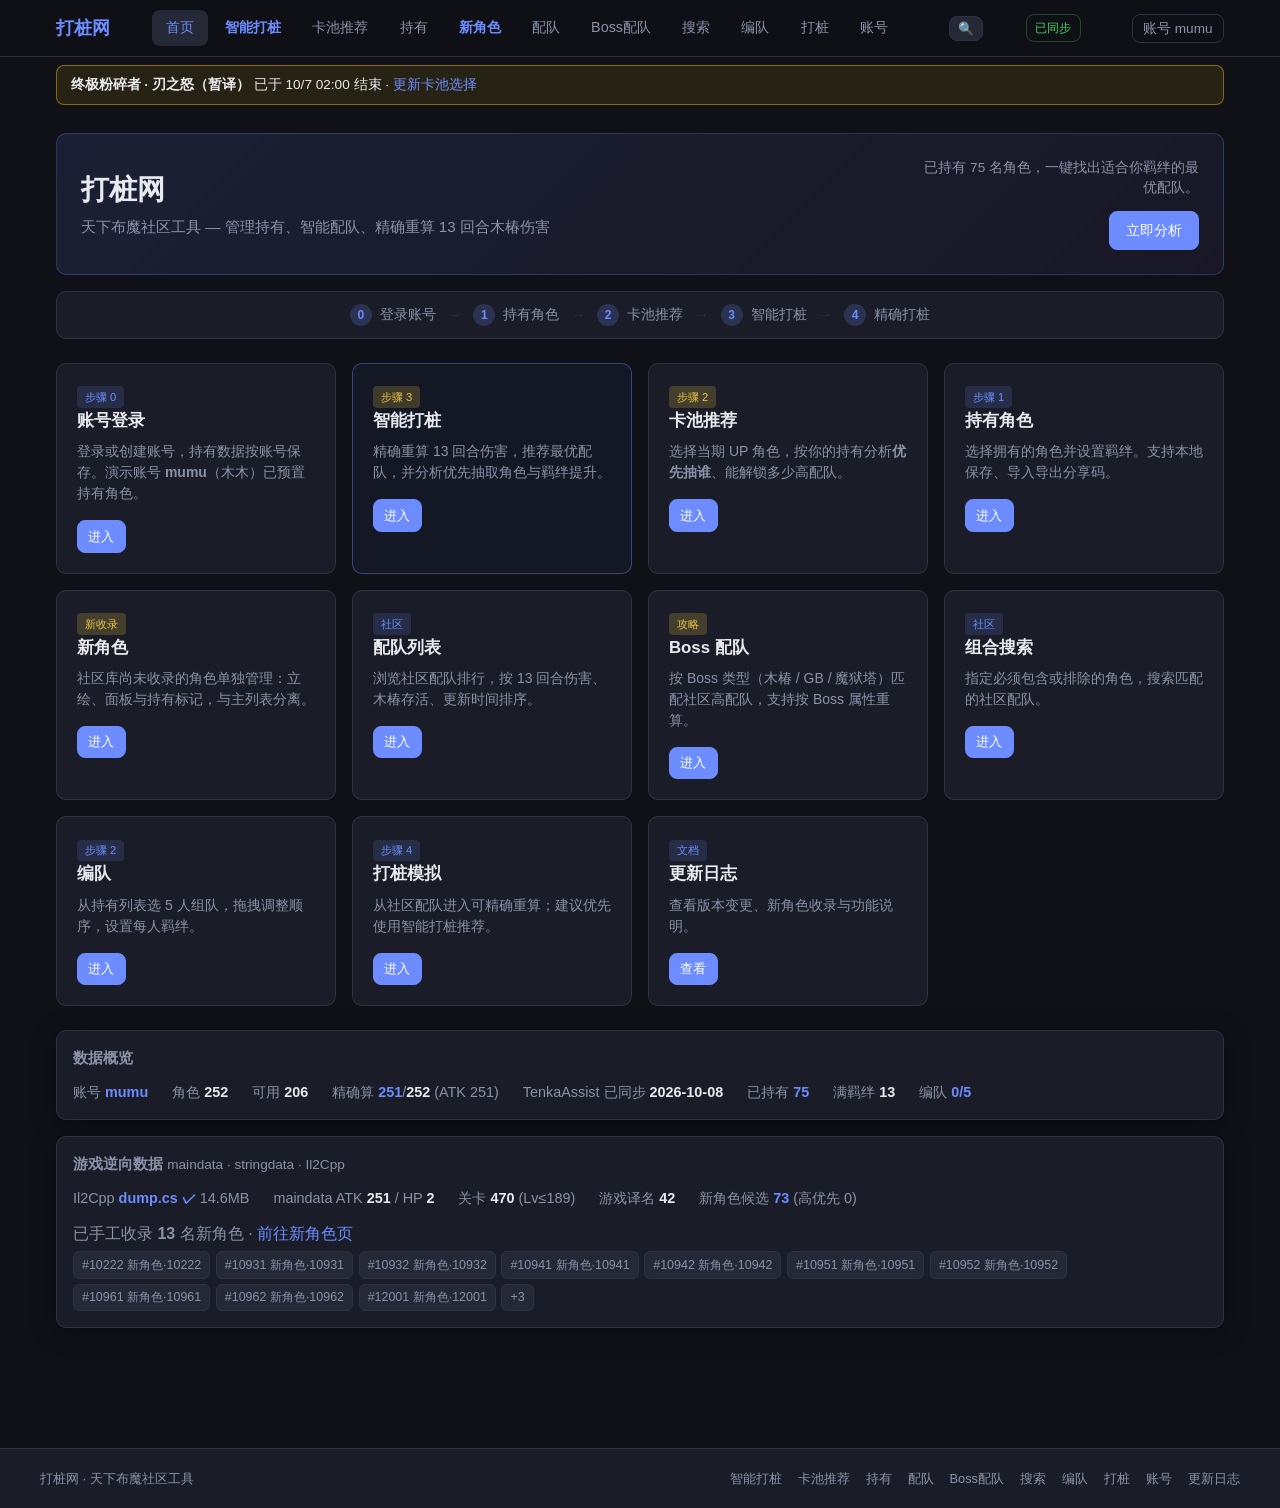
<file: index.html>
<!DOCTYPE html>
<html lang="zh-CN">
<head>
  <meta charset="UTF-8">
  <meta name="viewport" content="width=device-width, initial-scale=1.0">
  <meta name="theme-color" content="#1a1a2e">
  <link rel="manifest" href="manifest.json">
  <link rel="icon" type="image/svg+xml" href="assets/images/icon.svg">
  <title>打桩网 - 天下布魔伤害模拟</title>
  <link rel="stylesheet" href="assets/css/common.css">
</head>
<body>
  <header id="site-header" class="site-header"></header>
  <main class="main-container">
    <section class="hero">
      <div class="hero-text">
        <h1 class="hero-title">打桩网</h1>
        <p class="hero-desc">天下布魔社区工具 — 管理持有、智能配队、精确重算 13 回合木椿伤害</p>
      </div>
      <div class="hero-action" id="quickAction">
        <div class="skeleton-line w80" style="height:1rem;margin-bottom:0.5rem"></div>
        <div class="skeleton-line w60" style="height:2rem"></div>
      </div>
    </section>

    <section class="workflow">
      <div class="workflow-step">
        <span class="workflow-num">0</span>
        <span>登录账号</span>
      </div>
      <span class="workflow-arrow">→</span>
      <div class="workflow-step">
        <span class="workflow-num">1</span>
        <span>持有角色</span>
      </div>
      <span class="workflow-arrow">→</span>
      <div class="workflow-step">
        <span class="workflow-num">2</span>
        <span>卡池推荐</span>
      </div>
      <span class="workflow-arrow">→</span>
      <div class="workflow-step">
        <span class="workflow-num">3</span>
        <span>智能打桩</span>
      </div>
      <span class="workflow-arrow">→</span>
      <div class="workflow-step">
        <span class="workflow-num">4</span>
        <span>精确打桩</span>
      </div>
    </section>

    <div class="feature-grid">
      <a href="login/index.html" class="feature-card">
        <span class="tag">步骤 0</span>
        <h3>账号登录</h3>
        <p>登录或创建账号，持有数据按账号保存。演示账号 <strong>mumu</strong>（木木）已预置持有角色。</p>
        <span class="btn btn-primary btn-sm">进入</span>
      </a>
      <a href="smart/index.html" class="feature-card feature-primary">
        <span class="tag tag-hot">步骤 3</span>
        <h3>智能打桩</h3>
        <p>精确重算 13 回合伤害，推荐最优配队，并分析优先抽取角色与羁绊提升。</p>
        <span class="btn btn-primary btn-sm">进入</span>
      </a>
      <a href="banner/index.html" class="feature-card">
        <span class="tag tag-hot">步骤 2</span>
        <h3>卡池推荐</h3>
        <p>选择当期 UP 角色，按你的持有分析<strong>优先抽谁</strong>、能解锁多少高配队。</p>
        <span class="btn btn-primary btn-sm">进入</span>
      </a>
      <a href="have/index.html" class="feature-card">
        <span class="tag">步骤 1</span>
        <h3>持有角色</h3>
        <p>选择拥有的角色并设置羁绊。支持本地保存、导入导出分享码。</p>
        <span class="btn btn-primary btn-sm">进入</span>
      </a>
      <a href="new/index.html" class="feature-card">
        <span class="tag tag-hot">新收录</span>
        <h3>新角色</h3>
        <p>社区库尚未收录的角色单独管理：立绘、面板与持有标记，与主列表分离。</p>
        <span class="btn btn-primary btn-sm">进入</span>
      </a>
      <a href="comps/index.html" class="feature-card">
        <span class="tag">社区</span>
        <h3>配队列表</h3>
        <p>浏览社区配队排行，按 13 回合伤害、木椿存活、更新时间排序。</p>
        <span class="btn btn-primary btn-sm">进入</span>
      </a>
      <a href="boss/index.html" class="feature-card">
        <span class="tag tag-hot">攻略</span>
        <h3>Boss 配队</h3>
        <p>按 Boss 类型（木椿 / GB / 魔狱塔）匹配社区高配队，支持按 Boss 属性重算。</p>
        <span class="btn btn-primary btn-sm">进入</span>
      </a>
      <a href="search/index.html" class="feature-card">
        <span class="tag">社区</span>
        <h3>组合搜索</h3>
        <p>指定必须包含或排除的角色，搜索匹配的社区配队。</p>
        <span class="btn btn-primary btn-sm">进入</span>
      </a>
      <a href="team/index.html" class="feature-card">
        <span class="tag">步骤 2</span>
        <h3>编队</h3>
        <p>从持有列表选 5 人组队，拖拽调整顺序，设置每人羁绊。</p>
        <span class="btn btn-primary btn-sm">进入</span>
      </a>
      <a href="calc/index.html" class="feature-card">
        <span class="tag">步骤 4</span>
        <h3>打桩模拟</h3>
        <p>从社区配队进入可精确重算；建议优先使用智能打桩推荐。</p>
        <span class="btn btn-primary btn-sm">进入</span>
      </a>
      <a href="changelog/index.html" class="feature-card">
        <span class="tag">文档</span>
        <h3>更新日志</h3>
        <p>查看版本变更、新角色收录与功能说明。</p>
        <span class="btn btn-primary btn-sm">查看</span>
      </a>
    </div>

    <div class="block" style="margin-top: 1.5rem;">
      <div class="block-title">数据概览</div>
      <div id="stats" class="stats-bar">加载中…</div>
    </div>

    <div class="block" style="margin-top: 1rem;">
      <div class="block-title">游戏逆向数据 <span class="stat-muted" style="font-weight:normal;font-size:0.85rem">maindata · stringdata · Il2Cpp</span></div>
      <div id="gameDataStats" class="stats-bar">加载中…</div>
      <div id="newCharPreview" class="new-char-preview" style="margin-top:0.75rem"></div>
    </div>
  </main>
  <script src="assets/js/accounts.js"></script>
  <script src="assets/js/common.js"></script>
  <script>
    renderHeader("home");
    loadCharacters()
      .then(async (data) => {
        if (typeof initAccounts === "function") await initAccounts();
        renderAccountBadge();
        const owned = getOwned();
        const team = getTeam();
        const user = typeof getCurrentUser === "function" ? getCurrentUser() : null;
        const okCount = data.data.filter((c) => c.ok).length;
        const bond5 = owned.filter((o) => o.bond >= 5).length;
        const md = maindataOverlay?.summary;
        const mdLine = md
          ? `<span>精确算 <strong class="stat-accent">${md.overlay_count}</strong>/<strong>${data.total}</strong> <span class="stat-muted" title="maindata 面板覆盖">(ATK ${md.atk_from_maindata})</span></span>`
          : "";

        document.getElementById("stats").innerHTML = `
          ${user ? `<span>账号 <strong class="stat-accent">${user}</strong></span>` : `<span class="stat-muted">未登录</span>`}
          <span>角色 <strong id="statCharTotal">${data.total}</strong></span>
          <span>可用 <strong id="statCharOk">${okCount}</strong></span>
          ${mdLine}
          <span id="syncStatLine" class="stat-muted">同步 …</span>
          <span>已持有 <strong class="stat-accent">${owned.length}</strong></span>
          <span>满羁绊 <strong>${bond5}</strong></span>
          <span>编队 <strong class="stat-accent">${team.filter(Boolean).length}/5</strong></span>`;

        function renderSyncStatLine(s) {
          const el = document.getElementById("syncStatLine");
          if (!el || !s) return;
          const t = s.characters_updated_at || s.compdata_updated_at || s.last_sync_at;
          const dateStr = t ? t.split("T")[0] : "";
          if (s.syncing) {
            el.innerHTML = `<span class="stat-muted">TenkaAssist 同步中…</span>`;
            return;
          }
          if (s.last_sync_ok === false) {
            const parts = [];
            if (s.characters_ok === false) parts.push("角色");
            if (s.compdata_ok === false) parts.push("配队");
            const hint = parts.length ? parts.join("、") + "未同步" : "部分未同步";
            el.innerHTML = dateStr
              ? `<span style="color:var(--warning)">${hint}</span> · ${dateStr}`
              : `<span style="color:var(--warning)">${hint}</span>`;
            return;
          }
          const fillLink = (typeof isLocalServer === "function" && isLocalServer())
            ? ` · <a href="#" onclick="runAutoFill();return false" style="font-size:0.85em">补全新角色</a>`
            : "";
          el.innerHTML = dateStr
            ? `TenkaAssist 已同步 <strong>${dateStr}</strong>${fillLink}`
            : `<span class="stat-muted">TenkaAssist 待同步</span>`;
        }

        async function runAutoFill() {
          if (typeof isLocalServer === "function" && !isLocalServer()) {
            alert("静态站点不支持自动补全，请在本地运行 python server.py 后操作");
            return;
          }
          if (!confirm("扫描游戏数据并自动补全 TenkaAssist 未收录的新角色？")) return;
          const el = document.getElementById("syncStatLine");
          if (el) el.innerHTML = `<span class="stat-muted">补全中…</span>`;
          try {
            const r = await fetch(`${getSiteBase()}/api/autofill/run`, { method: "POST" });
            const d = await r.json();
            const lines = (d.output || "").split("\n");
            const fillLine = lines.find((l) => l.startsWith("已追加"));
            alert(d.ok ? (fillLine || lines[lines.length - 1] || "完成") : (d.error || "失败"));
            location.reload();
          } catch (e) { alert("补全失败: " + e.message); }
        }

        fetch(`${getSiteBase()}/data/sync_meta.json`)
          .then((r) => (r.ok ? r.json() : null))
          .then((s) => { if (s && !("syncing" in s)) s.syncing = false; return s; })
          .then(renderSyncStatLine)
          .catch(() => {});

        document.addEventListener("dazhuang:data-synced", (ev) => {
          renderSyncStatLine(ev.detail);
          loadCharacters().then((d) => {
            const totalEl = document.getElementById("statCharTotal");
            const okEl = document.getElementById("statCharOk");
            if (totalEl) totalEl.textContent = d.total;
            if (okEl) okEl.textContent = d.data.filter((c) => c.ok).length;
          });
        });

        const action = getRecommendedAction();
        document.getElementById("quickAction").innerHTML = `
          <p class="quick-action-desc">${action.desc}</p>
          <a href="${action.href}" class="btn btn-primary">${action.btn}</a>`;

        Promise.all([
          loadGameDataStatus(),
          fetch(`${getSiteBase()}/data/new_character_candidates.json`).then((r) => (r.ok ? r.json() : null)),
        ])
          .then(([gds, newChars]) => {
            const el = document.getElementById("gameDataStats");
            if (!gds) {
              el.innerHTML = `<span class="stat-muted">运行 python scripts/export_game_data_to_site.py 生成游戏数据</span>`;
              return;
            }
            const il = gds.il2cpp_dump || {};
            const md = gds.maindata || {};
            const gn = gds.game_names || {};
            const nc = gds.new_characters || {};
            const st = gds.stages || {};
            const dumpMb = il.size_bytes ? (il.size_bytes / 1024 / 1024).toFixed(1) : "0";
            el.innerHTML = `
              <span>Il2Cpp <strong class="stat-accent">${il.ok ? "dump.cs ✓" : "待拉取"}</strong> <span class="stat-muted">${dumpMb}MB</span></span>
              <span>maindata ATK <strong>${md.atk_from_maindata || 0}</strong> / HP <strong>${md.hp_from_maindata || 0}</strong></span>
              <span>关卡 <strong>${st.parsed || 0}</strong> <span class="stat-muted">(Lv≤${st.battle_level_max || "?"})</span></span>
              <span>游戏译名 <strong>${gn.mapped || 0}</strong></span>
              <span>新角色候选 <strong class="stat-accent">${nc.candidates || 0}</strong> <span class="stat-muted">(高优先 ${nc.high_new_id || 0})</span></span>`;

            const preview = document.getElementById("newCharPreview");
            const manualList = getNewCharacters();
            if (manualList.length) {
              preview.innerHTML = `
                <div class="stat-muted" style="margin-bottom:0.35rem">已手工收录 <strong>${manualList.length}</strong> 名新角色 · <a href="new/index.html" style="color:var(--accent)">前往新角色页</a></div>
                <div class="new-char-chips">${manualList
                  .slice(0, 10)
                  .map((ch) => {
                    const n = charDisplayName(ch);
                    return `<a class="chip chip-muted" href="new/index.html" title="${escapeHtml(n)}">#${ch.id} ${escapeHtml(n)}</a>`;
                  })
                  .join("")}${manualList.length > 10 ? `<span class="chip chip-muted">+${manualList.length - 10}</span>` : ""}</div>`;
              return;
            }
            const list = (newChars?.missing || []).filter((x) =>
              ["high_new_id", "high"].includes(x.confidence)
            ).slice(0, 8);
            if (!list.length) {
              preview.innerHTML = "";
              return;
            }
            preview.innerHTML = `
              <div class="stat-muted" style="margin-bottom:0.35rem">catalog 有资源、社区库暂无 · <a href="new/index.html" style="color:var(--accent)">新角色页</a></div>
              <div class="new-char-chips">${list
                .map(
                  (x) =>
                    `<span class="chip chip-muted" title="${(x.sample_files || []).join(", ")}">#${x.char_id} · ${x.confidence}</span>`
                )
                .join("")}</div>`;
          })
          .catch(() => {
            document.getElementById("gameDataStats").innerHTML =
              `<span class="stat-muted">游戏数据状态加载失败</span>`;
          });
      })
      .catch(async (e) => {
        document.getElementById("stats").innerHTML =
          `<span class="stat-muted">数据加载失败：${formatErrorMessage(e)}</span>`;
        try {
          if (typeof initAccounts === "function") {
            await initAccounts();
            renderAccountBadge();
          }
        } catch { /* ignore */ }
        document.getElementById("quickAction").innerHTML = `
          <p class="quick-action-desc">角色数据暂不可用，可先登录并管理持有</p>
          <a href="login/index.html" class="btn btn-primary">登录账号</a>`;
        showToast("角色数据加载失败", "error");
      });
  </script>
  <script>
    if ("serviceWorker" in navigator) {
      navigator.serviceWorker.register("sw.js").catch(() => {});
    }
  </script>
</body>
</html>
</file>
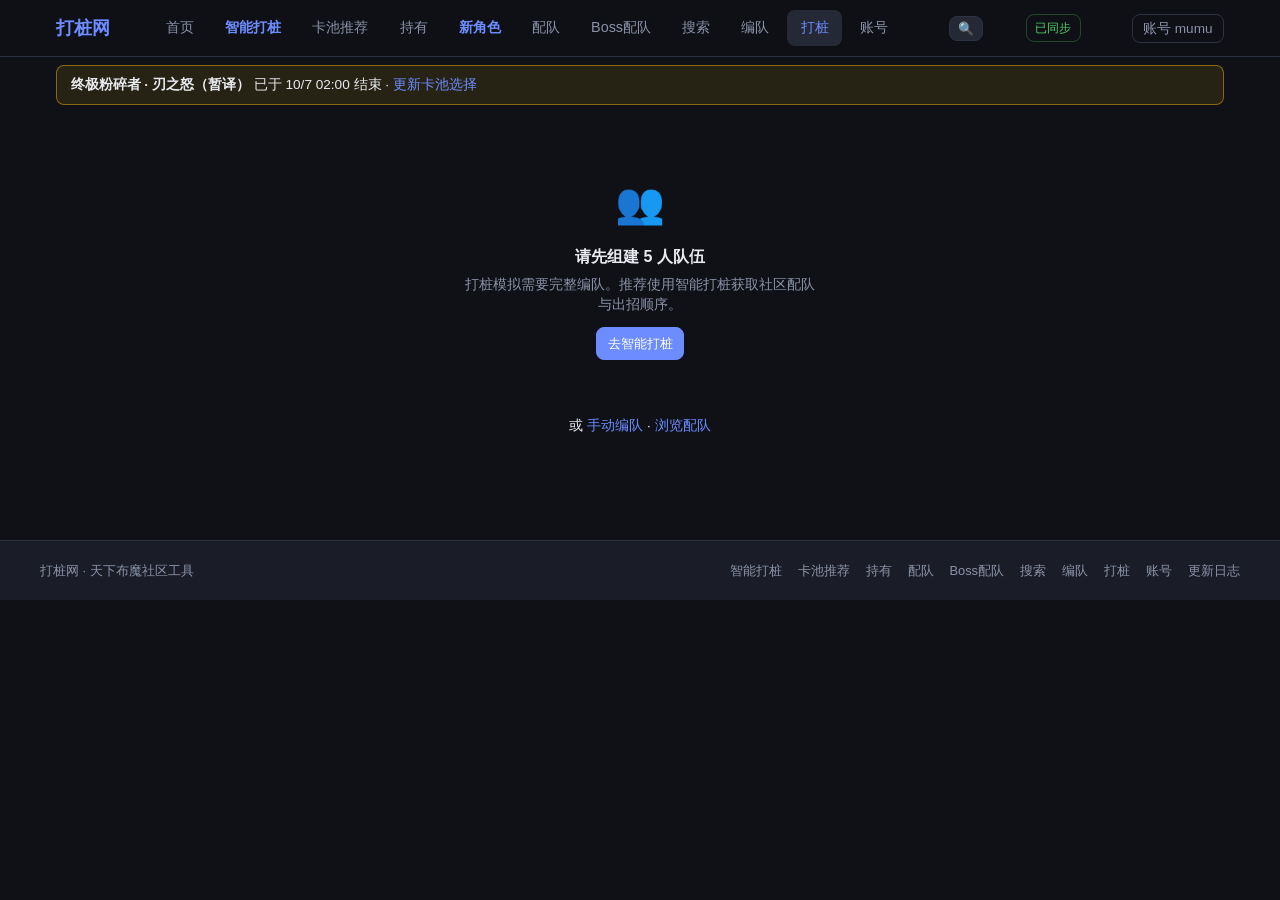
<file: calc/index.html>
<!DOCTYPE html>
<html lang="zh-CN">
<head>
  <meta charset="UTF-8">
  <meta name="viewport" content="width=device-width, initial-scale=1.0">
  <title>打桩模拟 - 打桩网</title>
  <link rel="stylesheet" href="../assets/css/common.css">
</head>
<body>
  <header id="site-header" class="site-header"></header>
  <main class="main-container">
    <div class="block-header">
      <h1 class="page-title" style="margin:0">打桩模拟</h1>
      <div class="btn-group">
        <button class="btn btn-sm" onclick="resetSim()">重置</button>
        <button class="btn btn-sm" id="autoBtn" onclick="autoPlay()">自动打桩</button>
        <a href="../team/index.html" class="btn btn-sm">返回编队</a>
      </div>
    </div>

    <div id="modeNotice" class="notice"></div>

    <div id="precisePanel" class="block" style="display:none">
      <div class="block-title">精确计算结果（官方引擎）</div>
      <div class="turn-info" style="margin-top:0.75rem">
        <div class="stat-box">
          <div class="stat-value" id="preciseDmg">-</div>
          <div class="stat-label">13 回合伤害（重算）</div>
        </div>
        <div class="stat-box">
          <div class="stat-value" id="officialDmg">-</div>
          <div class="stat-label">官方记录</div>
        </div>
        <div class="stat-box">
          <div class="stat-value" id="preciseScarecrow">-</div>
          <div class="stat-label">木椿存活</div>
        </div>
      </div>
      <div class="block-title" style="margin-top:0.75rem">出招顺序</div>
      <div id="commandPreview" class="command-panel" style="margin-top:0.5rem"></div>
      <div id="preciseDeck" class="comp-deck" style="margin-top:0.75rem"></div>
    </div>

    <div class="sim-layout">
      <div>
        <div class="block">
          <div class="boss-bar-wrap">
            <div class="boss-bar-label">
              <span>木椿生命值</span>
              <span id="bossHpText">10,854,389,981</span>
            </div>
            <div class="boss-bar">
              <div id="bossBarFill" class="boss-bar-fill" style="width:100%"></div>
            </div>
          </div>

          <div class="turn-info">
            <div class="stat-box">
              <div class="stat-value" id="turnDisplay">1</div>
              <div class="stat-label">当前回合</div>
            </div>
            <div class="stat-box">
              <div class="stat-value" id="totalDmg">0</div>
              <div class="stat-label">累计伤害</div>
            </div>
            <div class="stat-box">
              <div class="stat-value" id="turn13Dmg">0</div>
              <div class="stat-label">13 回合伤害</div>
            </div>
            <div class="stat-box">
              <div class="stat-value" id="scarecrowTurn">-</div>
              <div class="stat-label">木椿存活回合</div>
            </div>
          </div>

          <div id="actionPanel" class="action-panel"></div>

          <div class="block-title">行动日志</div>
          <div id="logPanel" class="log-panel" style="margin-top:0.5rem"></div>
        </div>
      </div>

      <div>
        <div class="block">
          <div class="block-title">队伍状态</div>
          <div id="charStatus" class="char-status-list" style="margin-top:0.75rem"></div>
        </div>
        <div class="block">
          <div class="block-title">伤害分类</div>
          <div id="dmgBreakdown" style="margin-top:0.75rem;font-size:0.85rem;color:var(--text-muted)"></div>
        </div>
      </div>
    </div>
  </main>
  <script src="../characterJson.js"></script>
  <script src="../assets/js/accounts.js"></script>
  <script src="../assets/js/common.js"></script>
  <script src="../assets/js/calculator.v3.js"></script>
  <script src="../assets/js/autocalc.v3.js"></script>
  <script src="../assets/js/calcengine.js"></script>
  <script src="../assets/js/api.js"></script>
  <script src="../assets/js/command.js"></script>
  <script src="calc.js"></script>
</body>
</html>
</file>
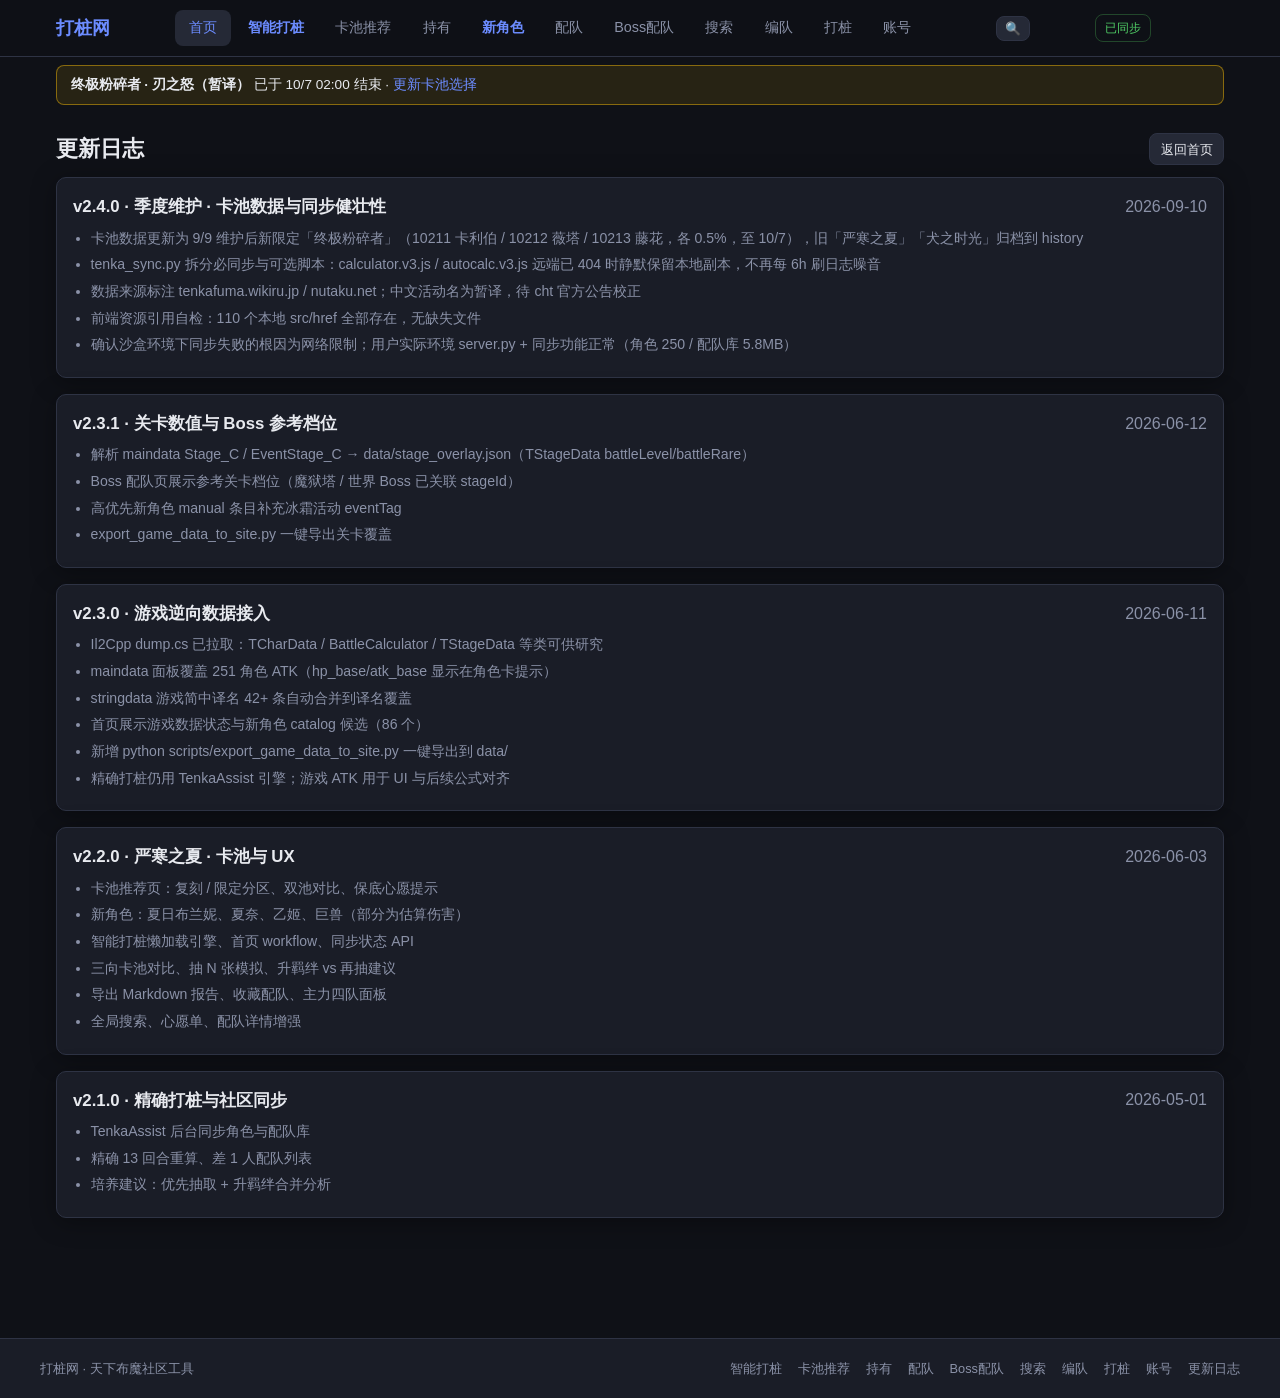
<file: changelog/index.html>
<!DOCTYPE html>
<html lang="zh-CN">
<head>
  <meta charset="UTF-8">
  <meta name="viewport" content="width=device-width, initial-scale=1.0">
  <title>更新日志 - 打桩网</title>
  <link rel="stylesheet" href="../assets/css/common.css">
</head>
<body>
  <header id="site-header" class="site-header"></header>
  <main class="main-container">
    <div class="block-header">
      <h1 class="page-title" style="margin:0">更新日志</h1>
      <a href="../index.html" class="btn btn-sm">返回首页</a>
    </div>
    <div id="changelogList">加载中…</div>
  </main>
  <script src="../assets/js/common.js"></script>
  <script>
    renderHeader("home");
    fetchJsonWithTimeout(`${getSiteBase()}/data/changelog.json`)
      .then((data) => {
        const el = document.getElementById("changelogList");
        el.innerHTML = (data.entries || [])
          .map(
            (e) => `<div class="block changelog-entry">
              <div class="block-header" style="margin-bottom:0.5rem">
                <h2 class="page-title" style="margin:0;font-size:1.05rem">v${escapeHtml(e.version)} · ${escapeHtml(e.title || "")}</h2>
                <span class="stat-muted">${escapeHtml(e.date || "")}</span>
              </div>
              <ul class="changelog-list">${(e.changes || []).map((c) => `<li>${escapeHtml(c)}</li>`).join("")}</ul>
            </div>`
          )
          .join("");
      })
      .catch((e) => {
        document.getElementById("changelogList").innerHTML =
          `<p class="empty-hint">${escapeHtml(formatErrorMessage(e))}</p>`;
      });
  </script>
</body>
</html>
</file>
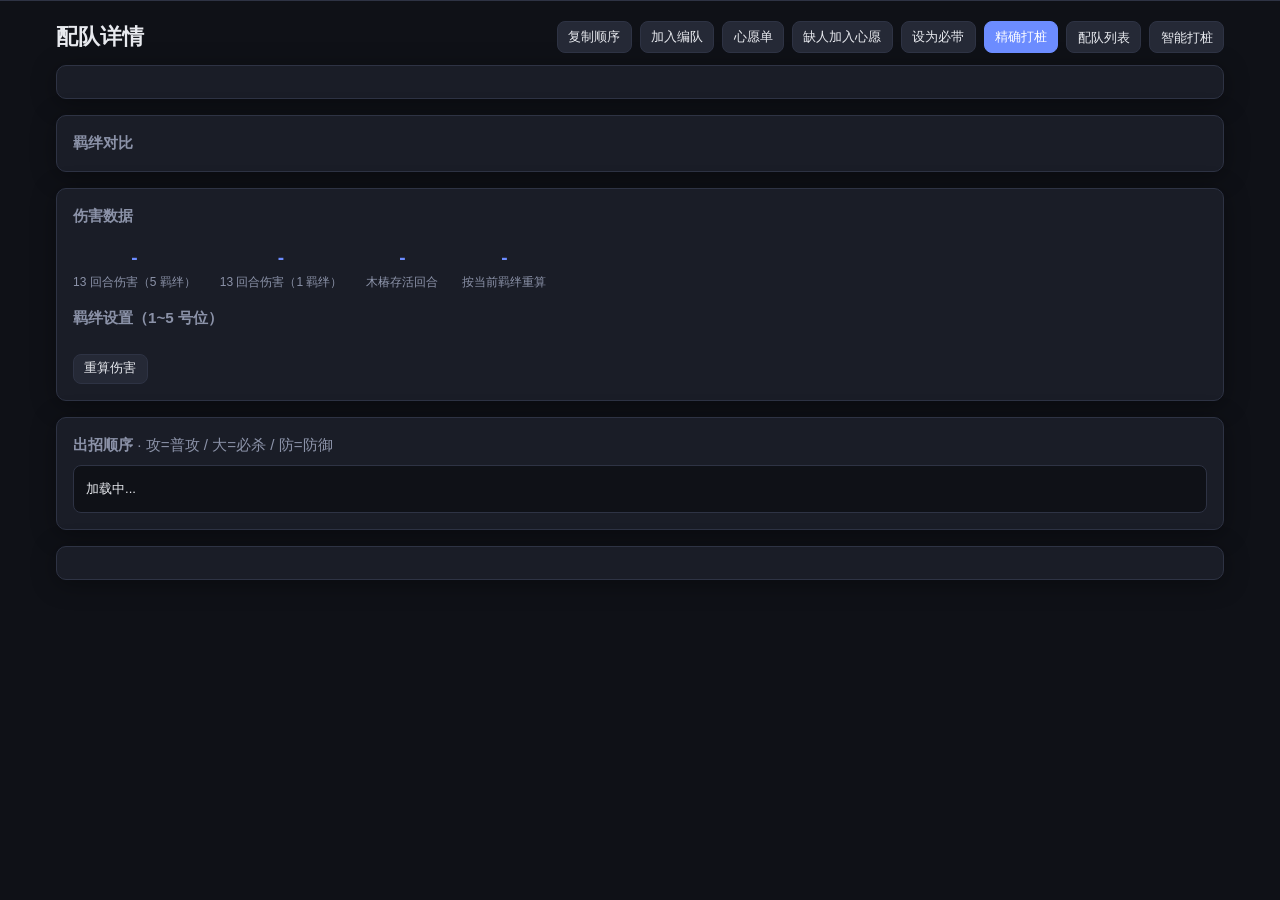
<file: comp/index.html>
<!DOCTYPE html>
<html lang="zh-CN">
<head>
  <meta charset="UTF-8">
  <meta name="viewport" content="width=device-width, initial-scale=1.0">
  <title>配队详情 - 打桩网</title>
  <link rel="stylesheet" href="../assets/css/common.css">
  <style>
    .dmg-row { display: flex; gap: 1.5rem; flex-wrap: wrap; margin: 1rem 0; }
    .dmg-item { text-align: center; }
    .dmg-item .val { font-size: 1.2rem; font-weight: 700; color: var(--accent); }
    .dmg-item .lbl { font-size: 0.75rem; color: var(--text-muted); }
    .bond-row { display: flex; gap: 0.5rem; flex-wrap: wrap; margin: 0.75rem 0; }
    .bond-input {
      width: 48px; padding: 0.35rem; text-align: center;
      border-radius: 6px; border: 1px solid var(--border);
      background: var(--bg); color: var(--text);
    }
  </style>
</head>
<body>
  <header id="site-header" class="site-header"></header>
  <main class="main-container">
    <div class="block-header">
      <h1 class="page-title" style="margin:0" id="compTitle">配队详情</h1>
      <div class="btn-group">
        <button class="btn btn-sm" onclick="copyCommand()">复制顺序</button>
        <button class="btn btn-sm" onclick="addCompToTeam()">加入编队</button>
        <button class="btn btn-sm" id="wishlistBtn" onclick="toggleCompWishlist()">心愿单</button>
        <button class="btn btn-sm" onclick="addMissingWishlist()">缺人加入心愿</button>
        <button class="btn btn-sm" onclick="goSmartMustInclude()">设为必带</button>
        <button class="btn btn-primary btn-sm" onclick="goCalc()">精确打桩</button>
        <a href="../comps/index.html" class="btn btn-sm">配队列表</a>
        <a href="../smart/index.html" class="btn btn-sm">智能打桩</a>
      </div>
    </div>

    <div class="block" id="compDeck"></div>

    <div class="block">
      <div class="block-title">羁绊对比</div>
      <div id="bondCompareRow" class="bond-compare-row"></div>
    </div>

    <div class="block" id="similarSection" style="display:none">
      <div class="block-title">相似配队（换 1 人）</div>
      <div id="similarList"></div>
    </div>

    <div class="block">
      <div class="block-title">伤害数据</div>
      <div class="dmg-row">
        <div class="dmg-item"><div class="val" id="dmg13">-</div><div class="lbl">13 回合伤害（5 羁绊）</div></div>
        <div class="dmg-item"><div class="val" id="dmg131">-</div><div class="lbl">13 回合伤害（1 羁绊）</div></div>
        <div class="dmg-item"><div class="val" id="scarecrow">-</div><div class="lbl">木椿存活回合</div></div>
        <div class="dmg-item"><div class="val" id="calcDmg">-</div><div class="lbl">按当前羁绊重算</div></div>
      </div>
      <div class="block-title">羁绊设置（1~5 号位）</div>
      <div class="bond-row" id="bondRow"></div>
      <button class="btn btn-sm" onclick="recalc()">重算伤害</button>
    </div>

    <div class="block">
      <div class="block-title">出招顺序 <span style="font-weight:400;color:var(--text-muted)">· 攻=普攻 / 大=必杀 / 防=防御</span></div>
      <div id="commandBox" class="command-panel" style="margin-top:0.5rem;max-height:none">加载中...</div>
    </div>

    <div class="block" style="font-size:0.85rem;color:var(--text-muted)">
      <div id="metaInfo"></div>
    </div>
  </main>
  <script src="../assets/js/vendor/pako.min.js"></script>
  <script src="../assets/js/accounts.js"></script>
  <script src="../characterJson.js"></script>
  <script src="../assets/js/common.js"></script>
  <script src="../assets/js/userdata.js"></script>
  <script src="../assets/js/bossguide.js"></script>
  <script src="../assets/js/calculator.v3.js"></script>
  <script src="../assets/js/autocalc.v3.js"></script>
  <script src="../assets/js/calcengine.js"></script>
  <script src="../assets/js/api.js"></script>
  <script src="../assets/js/command.js"></script>
  <script src="../assets/js/compdata.js"></script>
  <script src="comp.js"></script>
</body>
</html>
</file>
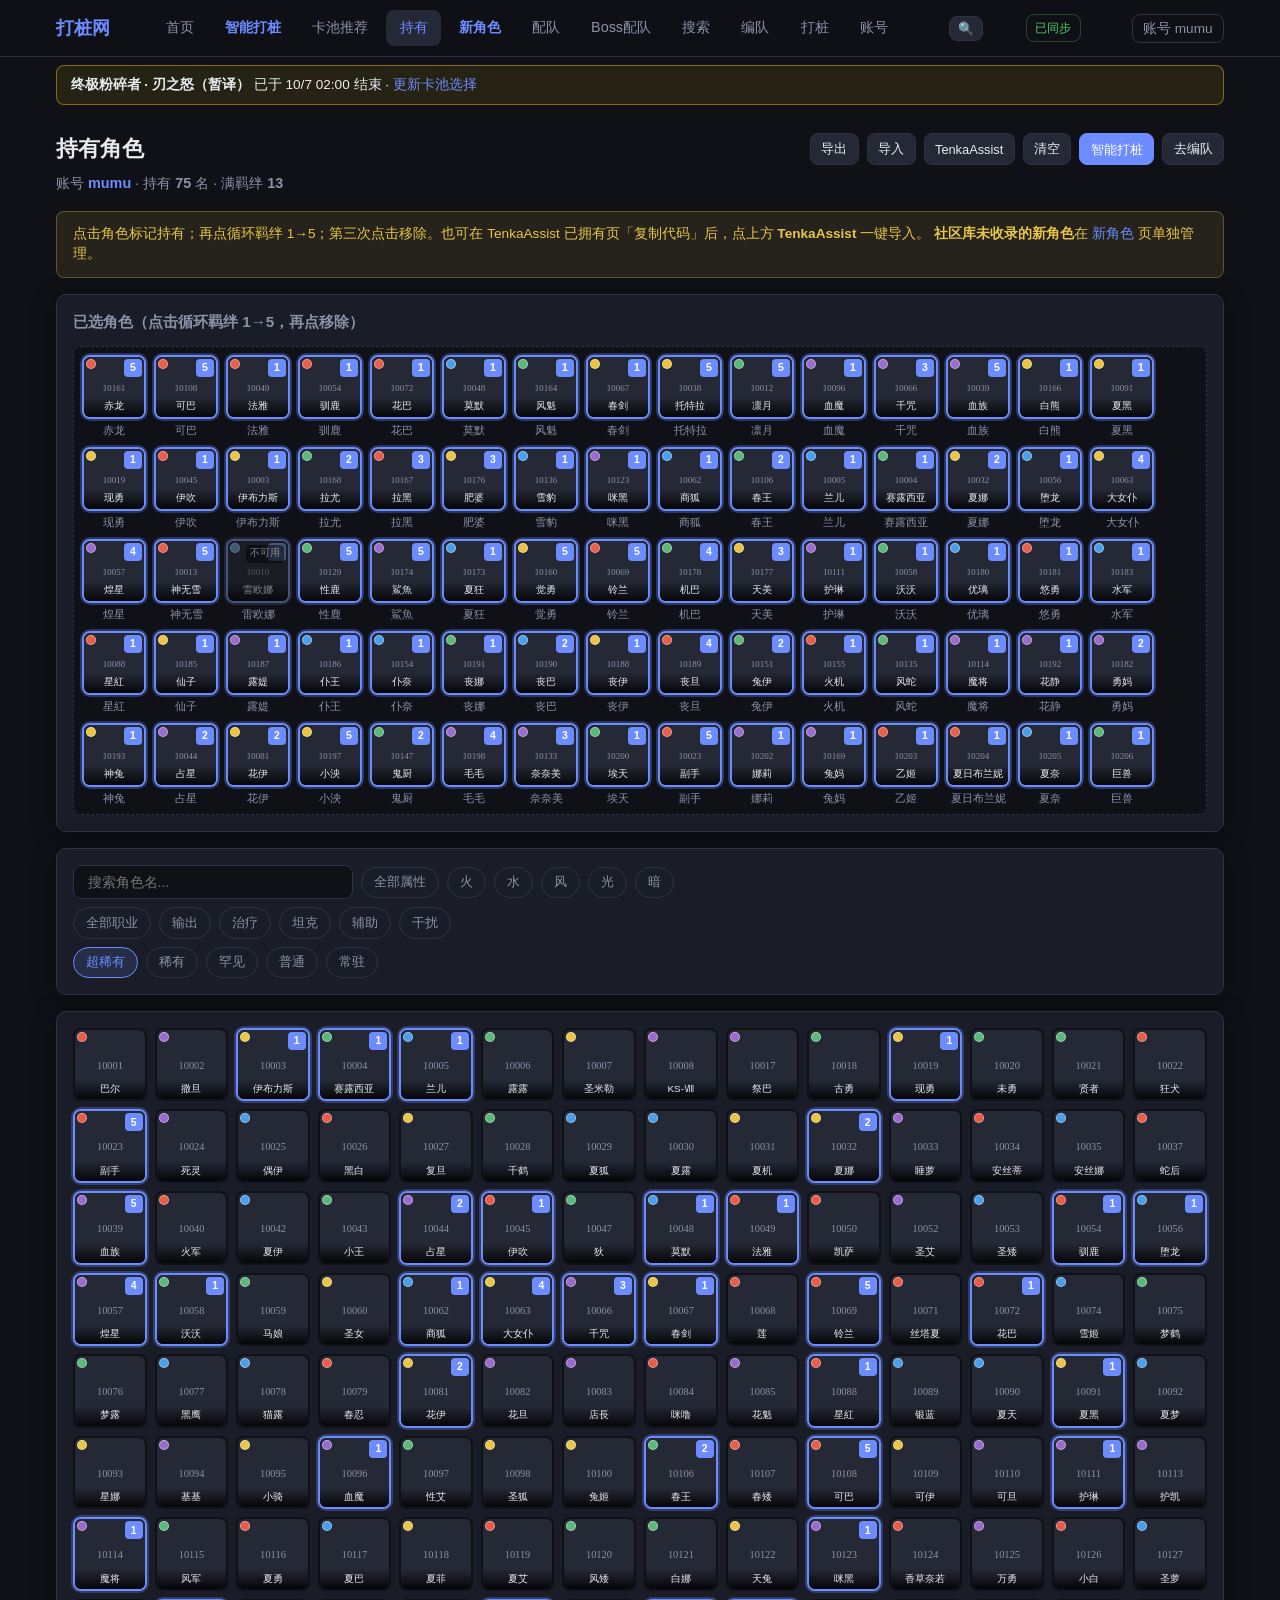
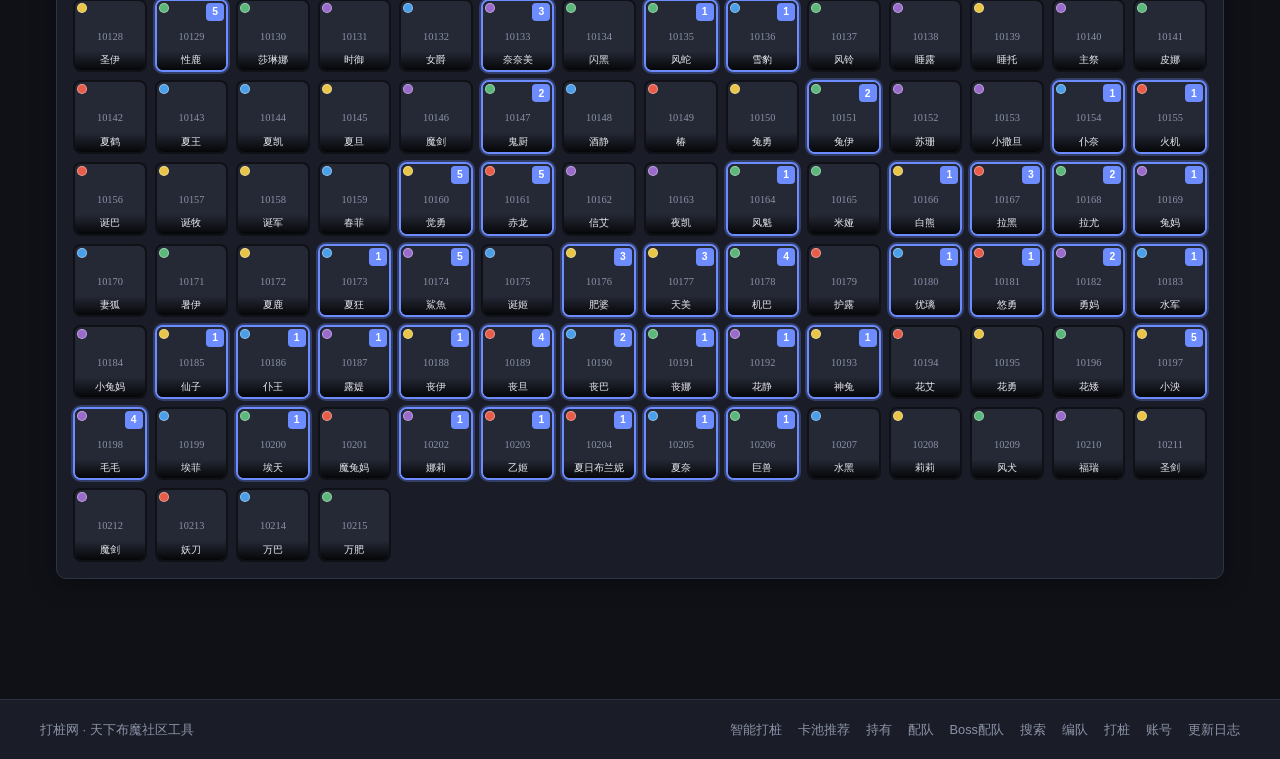
<file: have/index.html>
<!DOCTYPE html>
<html lang="zh-CN">
<head>
  <meta charset="UTF-8">
  <meta name="viewport" content="width=device-width, initial-scale=1.0">
  <title>持有角色 - 打桩网</title>
  <link rel="stylesheet" href="../assets/css/common.css">
</head>
<body>
  <header id="site-header" class="site-header"></header>
  <main class="main-container">
    <div class="block-header">
      <h1 class="page-title" style="margin:0">持有角色</h1>
      <div class="btn-group">
        <button class="btn btn-sm" onclick="exportOwned()">导出</button>
        <button class="btn btn-sm" onclick="importOwned()">导入</button>
        <button class="btn btn-sm" onclick="importTenkaAssist()">TenkaAssist</button>
        <button class="btn btn-sm" onclick="clearOwned()">清空</button>
        <a href="../smart/index.html" class="btn btn-primary btn-sm">智能打桩</a>
        <button class="btn btn-sm" onclick="goTeam()">去编队</button>
      </div>
    </div>
    <p id="userInfo" class="user-info-bar">加载中…</p>

    <div class="notice">
      点击角色标记持有；再点循环羁绊 1→5；第三次点击移除。也可在 TenkaAssist 已拥有页「复制代码」后，点上方 <strong>TenkaAssist</strong> 一键导入。
      <strong>社区库未收录的新角色</strong>在 <a href="../new/index.html" style="color:var(--accent)">新角色</a> 页单独管理。
    </div>

    <div class="block">
      <div class="block-title">已选角色（点击循环羁绊 1→5，再点移除）</div>
      <div id="selectedBar" class="selected-bar" style="margin-top:0.75rem">
        <div class="empty-hint">请选择你持有的角色</div>
      </div>
    </div>

    <div class="block" id="filters">
      <div class="filter-row">
        <input type="text" id="searchInput" class="search-input" placeholder="搜索角色名...">
        <button class="filter-chip" data-group="element" data-value="all">全部属性</button>
        <button class="filter-chip" data-group="element" data-value="0">火</button>
        <button class="filter-chip" data-group="element" data-value="1">水</button>
        <button class="filter-chip" data-group="element" data-value="2">风</button>
        <button class="filter-chip" data-group="element" data-value="3">光</button>
        <button class="filter-chip" data-group="element" data-value="4">暗</button>
      </div>
      <div class="filter-row" style="margin-top:0.5rem">
        <button class="filter-chip" data-group="role" data-value="all">全部职业</button>
        <button class="filter-chip" data-group="role" data-value="0">输出</button>
        <button class="filter-chip" data-group="role" data-value="1">治疗</button>
        <button class="filter-chip" data-group="role" data-value="2">坦克</button>
        <button class="filter-chip" data-group="role" data-value="3">辅助</button>
        <button class="filter-chip" data-group="role" data-value="4">干扰</button>
      </div>
      <div class="filter-row" style="margin-top:0.5rem">
        <button class="filter-chip active" data-group="rarity" data-value="3">超稀有</button>
        <button class="filter-chip" data-group="rarity" data-value="2">稀有</button>
        <button class="filter-chip" data-group="rarity" data-value="1">罕见</button>
        <button class="filter-chip" data-group="rarity" data-value="0">普通</button>
        <button class="filter-chip" data-group="toggle" data-value="eternal">常驻</button>
      </div>
    </div>

    <div class="block">
      <div id="charGrid" class="char-grid"></div>
    </div>
  </main>
  <script src="../assets/js/accounts.js"></script>
  <script src="../assets/js/common.js"></script>
  <script src="have.js"></script>
</body>
</html>
</file>
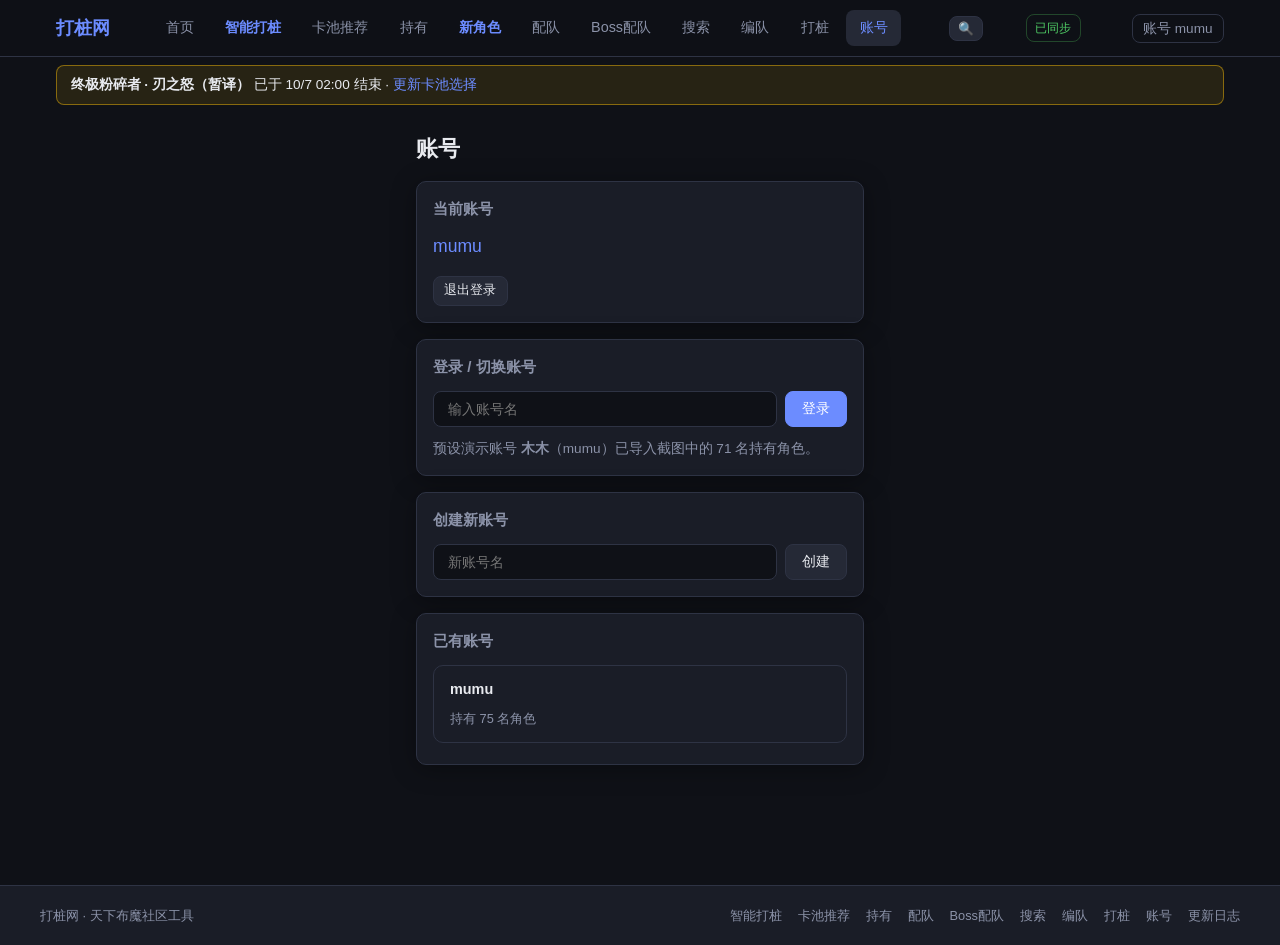
<file: login/index.html>
<!DOCTYPE html>
<html lang="zh-CN">
<head>
  <meta charset="UTF-8">
  <meta name="viewport" content="width=device-width, initial-scale=1.0">
  <title>账号 - 打桩网</title>
  <link rel="stylesheet" href="../assets/css/common.css">
</head>
<body>
  <header id="site-header" class="site-header"></header>
  <main class="main-container" style="max-width:480px">
    <h1 class="page-title">账号</h1>

    <div class="block" id="currentPanel">
      <div class="block-title">当前账号</div>
      <p id="currentUser" style="margin-top:0.75rem;font-size:1.1rem;color:var(--accent)">未登录</p>
      <div class="btn-group" style="margin-top:1rem">
        <button class="btn btn-sm" onclick="doLogout()" id="logoutBtn" style="display:none">退出登录</button>
      </div>
    </div>

    <div class="block">
      <div class="block-title">登录 / 切换账号</div>
      <div style="margin-top:0.75rem;display:flex;gap:0.5rem">
        <input type="text" id="usernameInput" class="search-input" placeholder="输入账号名" style="max-width:100%;flex:1">
        <button class="btn btn-primary" onclick="doLogin()">登录</button>
      </div>
      <p style="margin-top:0.75rem;font-size:0.85rem;color:var(--text-muted)">
        预设演示账号 <strong>木木</strong>（mumu）已导入截图中的 71 名持有角色。
      </p>
    </div>

    <div class="block">
      <div class="block-title">创建新账号</div>
      <div style="margin-top:0.75rem;display:flex;gap:0.5rem">
        <input type="text" id="newUserInput" class="search-input" placeholder="新账号名" style="max-width:100%;flex:1">
        <button class="btn" onclick="doCreate()">创建</button>
      </div>
    </div>

    <div class="block">
      <div class="block-title">已有账号</div>
      <div id="accountList" style="margin-top:0.75rem"></div>
    </div>
  </main>
  <script src="../assets/js/accounts.js"></script>
  <script src="../assets/js/common.js"></script>
  <script src="login.js"></script>
</body>
</html>
</file>
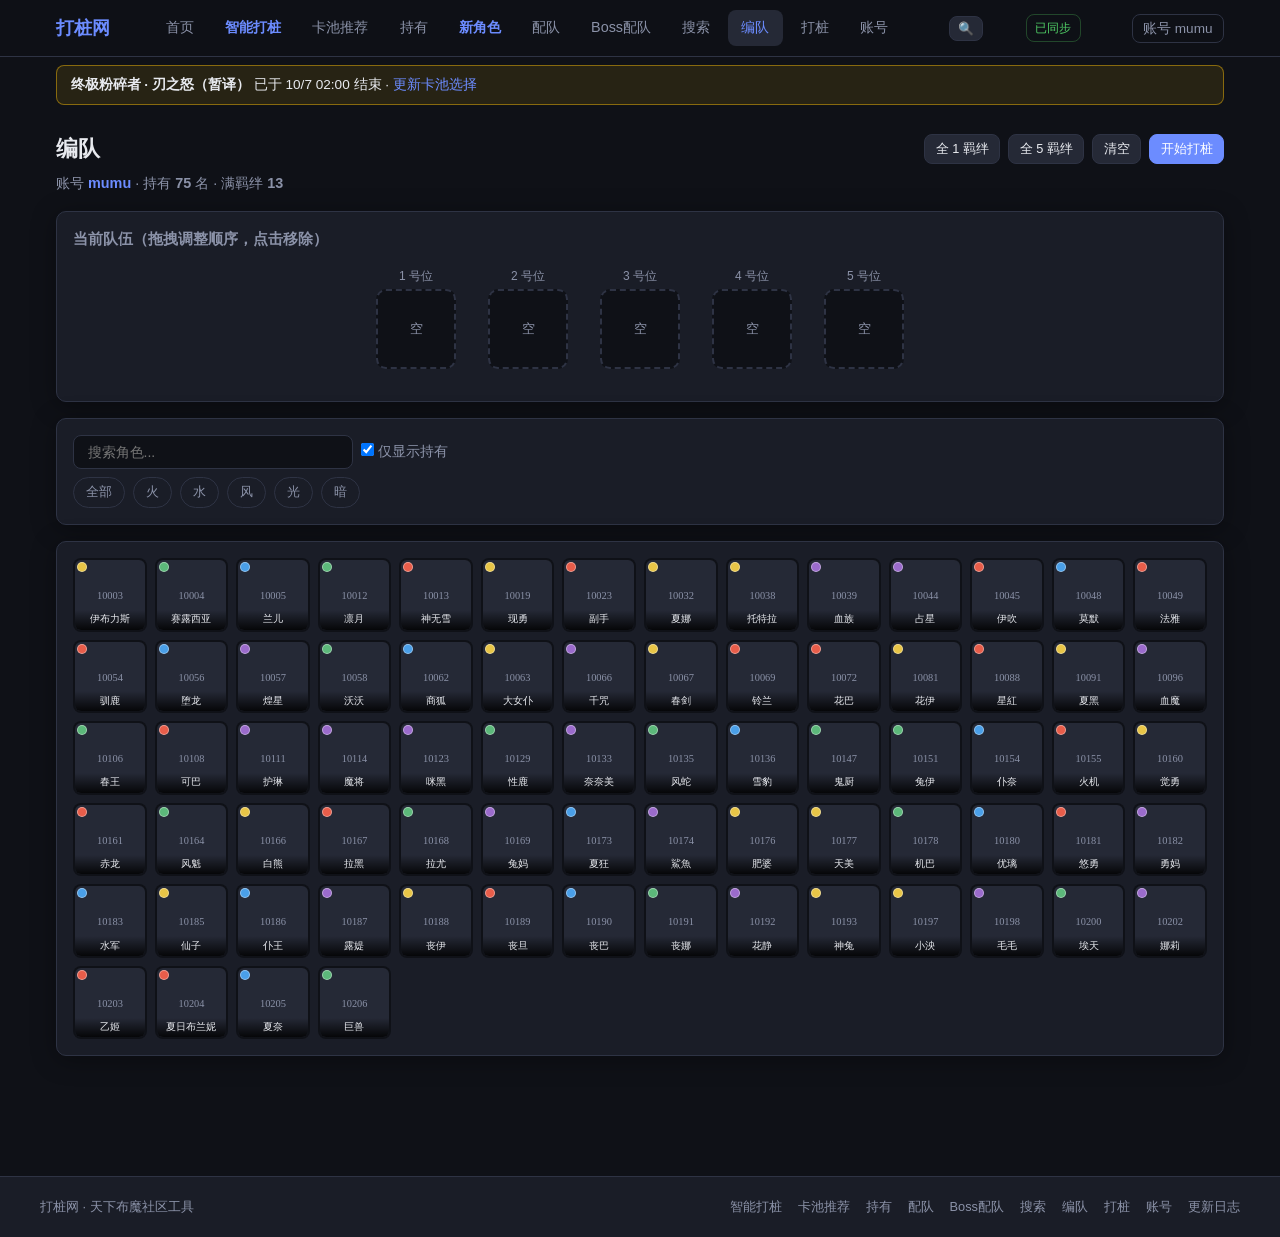
<file: team/index.html>
<!DOCTYPE html>
<html lang="zh-CN">
<head>
  <meta charset="UTF-8">
  <meta name="viewport" content="width=device-width, initial-scale=1.0">
  <title>编队 - 打桩网</title>
  <link rel="stylesheet" href="../assets/css/common.css">
</head>
<body>
  <header id="site-header" class="site-header"></header>
  <main class="main-container">
    <div class="block-header">
      <h1 class="page-title" style="margin:0">编队</h1>
      <div class="btn-group">
        <button class="btn btn-sm" onclick="setAllBond(1)">全 1 羁绊</button>
        <button class="btn btn-sm" onclick="setAllBond(5)">全 5 羁绊</button>
        <button class="btn btn-sm" onclick="clearTeam()">清空</button>
        <button class="btn btn-primary btn-sm" onclick="startCalc()">开始打桩</button>
      </div>
    </div>
    <p id="userInfo" class="user-info-bar">加载中…</p>

    <div class="block">
      <div class="block-title">当前队伍（拖拽调整顺序，点击移除）</div>
      <div id="teamSlots" class="team-slots"></div>
    </div>

    <div class="block">
      <div class="filter-row">
        <input type="text" id="searchInput" class="search-input" placeholder="搜索角色...">
        <label style="font-size:0.85rem;color:var(--text-muted)">
          <input type="checkbox" id="ownedOnly" checked> 仅显示持有
        </label>
      </div>
      <div class="filter-row" id="filters" style="margin-top:0.5rem">
        <button class="filter-chip" data-group="element" data-value="all">全部</button>
        <button class="filter-chip" data-group="element" data-value="0">火</button>
        <button class="filter-chip" data-group="element" data-value="1">水</button>
        <button class="filter-chip" data-group="element" data-value="2">风</button>
        <button class="filter-chip" data-group="element" data-value="3">光</button>
        <button class="filter-chip" data-group="element" data-value="4">暗</button>
      </div>
    </div>

    <div class="block">
      <div id="charGrid" class="char-grid"></div>
    </div>
  </main>
  <script src="../assets/js/accounts.js"></script>
  <script src="../assets/js/common.js"></script>
  <script src="team.js"></script>
</body>
</html>
</file>
<file: assets/css/common.css>
:root {
  --bg: #0f1117;
  --bg-card: #1a1d27;
  --bg-hover: #252936;
  --border: #2e3344;
  --text: #e8eaef;
  --text-muted: #8b92a8;
  --accent: #6c8cff;
  --accent-hover: #8aa4ff;
  --fire: #e85d4a;
  --water: #4a9fe8;
  --wind: #5cb87a;
  --light: #e8c547;
  --dark: #9b6bcc;
  --danger: #ff6b6b;
  --success: #51cf66;
  --radius: 10px;
  --shadow: 0 4px 24px rgba(0, 0, 0, 0.35);
}

* {
  box-sizing: border-box;
  margin: 0;
  padding: 0;
}

body {
  font-family: "Segoe UI", "PingFang SC", "Microsoft YaHei", sans-serif;
  background: var(--bg);
  color: var(--text);
  min-height: 100vh;
  line-height: 1.5;
  padding-bottom: env(safe-area-inset-bottom);
}

a {
  color: inherit;
  text-decoration: none;
}

/* Header */
.site-header {
  position: sticky;
  top: 0;
  z-index: 100;
  background: rgba(15, 17, 23, 0.92);
  backdrop-filter: blur(12px);
  border-bottom: 1px solid var(--border);
}

.header-inner {
  max-width: 1200px;
  margin: 0 auto;
  padding: 0 1rem;
  height: 56px;
  display: flex;
  align-items: center;
  justify-content: space-between;
  gap: 1rem;
}

.logo {
  font-size: 1.15rem;
  font-weight: 700;
  color: var(--accent);
  white-space: nowrap;
}

.nav-links {
  display: flex;
  gap: 0.25rem;
  flex-wrap: wrap;
}

.nav-links a {
  padding: 0.45rem 0.85rem;
  border-radius: 8px;
  font-size: 0.9rem;
  color: var(--text-muted);
  transition: background 0.15s, color 0.15s;
}

.nav-links a:hover,
.nav-links a.active {
  background: var(--bg-hover);
  color: var(--text);
}

.nav-links a.active {
  color: var(--accent);
}

.account-link {
  font-size: 0.85rem;
  color: var(--text-muted);
  padding: 0.35rem 0.65rem;
  border-radius: 8px;
  border: 1px solid var(--border);
  white-space: nowrap;
}

.account-link:hover {
  color: var(--accent);
  border-color: var(--accent);
}

.sync-badge {
  font-size: 0.75rem;
  color: var(--text-muted);
  padding: 0.3rem 0.55rem;
  border-radius: 8px;
  border: 1px solid var(--border);
  background: transparent;
  cursor: pointer;
  white-space: nowrap;
  margin-right: 0.5rem;
}

.sync-badge.sync-ok {
  color: var(--success);
  border-color: rgba(76, 175, 80, 0.35);
}

.sync-badge.sync-warn {
  color: var(--warning);
  border-color: rgba(255, 193, 7, 0.35);
}

.sync-badge:disabled {
  opacity: 0.6;
  cursor: wait;
}

.user-info-bar {
  margin: -0.25rem 0 1rem;
  color: var(--text-muted);
  font-size: 0.9rem;
}

.banner-selected-bar {
  display: flex;
  flex-wrap: wrap;
  gap: 0.5rem;
  min-height: 2.5rem;
}

.banner-summary {
  border: 1px solid rgba(99, 102, 241, 0.35);
  background: linear-gradient(135deg, rgba(99, 102, 241, 0.12), rgba(15, 23, 42, 0.4));
}

.banner-summary-inner {
  display: flex;
  align-items: center;
  gap: 1rem;
  flex-wrap: wrap;
}

.banner-summary-img {
  width: 72px;
  height: 72px;
  border-radius: 12px;
  object-fit: cover;
  border: 2px solid var(--accent);
}

.banner-summary-label {
  font-size: 0.75rem;
  color: var(--accent);
  text-transform: uppercase;
  letter-spacing: 0.05em;
}

.banner-summary-name {
  font-size: 1.35rem;
  font-weight: 700;
  margin: 0.15rem 0;
}

.banner-summary-desc {
  font-size: 0.88rem;
  color: var(--text-muted);
  margin: 0;
}

.banner-owned-row {
  display: flex;
  align-items: center;
  gap: 0.65rem;
  padding: 0.5rem 0;
  border-bottom: 1px solid var(--border);
}

.banner-owned-row img {
  width: 40px;
  height: 40px;
  border-radius: 8px;
}

.comp-card.banner-top-pick {
  border-color: rgba(99, 102, 241, 0.55);
  box-shadow: 0 0 0 1px rgba(99, 102, 241, 0.2);
}

.banner-pick-badge {
  display: block;
  font-size: 0.65rem;
  color: var(--accent);
  margin-bottom: 0.15rem;
}

.smart-tag.tag-warn {
  color: var(--warning);
  border-color: rgba(255, 193, 7, 0.35);
}

.banner-event-grid {
  display: grid;
  grid-template-columns: repeat(auto-fit, minmax(260px, 1fr));
  gap: 0.75rem;
}

.banner-event-card {
  border: 1px solid var(--border);
  border-radius: 10px;
  padding: 0.75rem;
  background: rgba(0, 0, 0, 0.15);
}

.banner-event-card.selected {
  border-color: rgba(99, 102, 241, 0.55);
  box-shadow: 0 0 0 1px rgba(99, 102, 241, 0.25);
}

.banner-event-card-head {
  display: flex;
  justify-content: space-between;
  align-items: center;
  margin-bottom: 0.5rem;
}

.banner-event-ups {
  display: flex;
  flex-direction: column;
  gap: 0.35rem;
}

.banner-event-up {
  display: flex;
  align-items: center;
  gap: 0.4rem;
  font-size: 0.82rem;
}

.banner-event-up img {
  width: 32px;
  height: 32px;
  border-radius: 6px;
}

.banner-event-up em {
  color: var(--text-muted);
  font-style: normal;
  font-size: 0.75rem;
}

.banner-section-desc {
  display: block;
  font-size: 0.72rem;
  font-weight: 400;
  color: var(--text-muted);
  margin-top: 0.15rem;
}

.banner-currency-section-crystal .banner-section-label {
  color: #c4a0ff;
}

.banner-currency-section-soul .banner-section-label {
  color: #8cb8ff;
}

.banner-tag-currency {
  display: inline-block;
  font-size: 0.65rem;
  font-weight: 600;
  padding: 0.1rem 0.35rem;
  border-radius: 4px;
  margin-right: 0.3rem;
  vertical-align: middle;
}

.banner-tag-crystal {
  background: rgba(180, 120, 255, 0.18);
  color: #c4a0ff;
}

.banner-tag-soul {
  background: rgba(100, 160, 255, 0.18);
  color: #8cb8ff;
}

.banner-card-cost {
  font-size: 0.72rem;
  color: var(--accent);
  margin: 0 0 0.35rem;
}

.banner-section-label {
  font-size: 0.8rem;
  font-weight: 600;
  color: var(--accent);
  margin-bottom: 0.45rem;
}

.banner-tag-rerun {
  display: inline-block;
  font-size: 0.65rem;
  padding: 0.1rem 0.35rem;
  margin-right: 0.35rem;
  border-radius: 4px;
  background: rgba(255, 193, 7, 0.15);
  color: var(--warning);
  vertical-align: middle;
}

.banner-event-rerun {
  border-color: rgba(255, 193, 7, 0.35);
}

.banner-card-note {
  font-size: 0.72rem;
  color: var(--text-muted);
  margin: 0.45rem 0 0;
  line-height: 1.45;
}

.banner-card-range {
  font-size: 0.72rem;
  color: var(--text-muted);
  margin: 0 0 0.35rem;
}

.banner-tag-step,
.banner-tag-wish,
.banner-tag-limited {
  display: inline-block;
  font-size: 0.65rem;
  font-weight: 600;
  padding: 0.1rem 0.35rem;
  border-radius: 4px;
  margin-right: 0.35rem;
  vertical-align: middle;
}

.banner-tag-limited {
  background: rgba(255, 120, 80, 0.18);
  color: #ff9a6a;
}

.banner-tag-step {
  background: rgba(120, 180, 255, 0.15);
  color: #8cb8ff;
}

.banner-tag-wish {
  background: rgba(180, 120, 255, 0.15);
  color: #c4a0ff;
}

.banner-section-block:last-child {
  margin-bottom: 0;
}

.banner-mechanics {
  margin-top: 0.75rem;
  padding: 0.65rem 0.75rem;
  border: 1px solid var(--border);
  border-radius: 10px;
  background: rgba(0, 0, 0, 0.12);
}

.banner-mechanics-head {
  display: flex;
  align-items: center;
  flex-wrap: wrap;
  gap: 0.4rem;
  margin-bottom: 0.5rem;
  font-size: 0.88rem;
}

.banner-mech-currency {
  font-size: 0.72rem;
  color: var(--text-muted);
  margin-left: auto;
}

.banner-mech-stat {
  font-size: 0.78rem;
  color: var(--text-muted);
}

.banner-mech-stat strong {
  color: var(--text);
}

.banner-mech-stat.highlight strong {
  color: var(--accent);
}

.banner-mech-stat em {
  display: block;
  font-size: 0.68rem;
  font-style: normal;
  color: var(--text-muted);
}

.banner-mech-note {
  font-size: 0.72rem;
  color: var(--text-muted);
  margin: 0.5rem 0 0;
  line-height: 1.45;
}

.banner-step-track {
  margin-top: 0.55rem;
  position: relative;
  padding-bottom: 1.25rem;
}

.banner-step-track-bar {
  height: 6px;
  border-radius: 3px;
  background: var(--border);
  overflow: hidden;
}

.banner-step-track-fill {
  height: 100%;
  background: linear-gradient(90deg, var(--accent), #8cb8ff);
  border-radius: 3px;
  transition: width 0.2s;
}

.banner-step-track-marks {
  position: relative;
  height: 0;
}

.banner-step-mark {
  position: absolute;
  top: 0.45rem;
  transform: translateX(-50%);
  font-size: 0.62rem;
  color: var(--text-muted);
  white-space: nowrap;
}

.banner-step-mark.done {
  color: var(--success);
  font-weight: 600;
}

.banner-mechanics-grid {
  display: flex;
  flex-wrap: wrap;
  gap: 0.75rem 1.25rem;
  font-size: 0.82rem;
}

.banner-compare-grid {
  display: grid;
  grid-template-columns: repeat(auto-fit, minmax(220px, 1fr));
  gap: 0.75rem;
  margin-top: 0.75rem;
}

.banner-compare-card {
  border: 1px solid var(--border);
  border-radius: 10px;
  padding: 0.75rem;
  font-size: 0.85rem;
}

.banner-compare-card.best {
  border-color: var(--accent);
  background: rgba(99, 102, 241, 0.1);
}

.banner-compare-rank {
  font-size: 0.72rem;
  color: var(--accent);
  margin-bottom: 0.25rem;
}

.banner-compare-card p {
  margin: 0.35rem 0;
  color: var(--text-muted);
}

/* Layout */
.main-container {
  max-width: 1200px;
  margin: 0 auto;
  padding: 1.25rem 1rem 3rem;
}

.page-title {
  font-size: 1.35rem;
  font-weight: 600;
  margin-bottom: 1rem;
}

.block {
  background: var(--bg-card);
  border: 1px solid var(--border);
  border-radius: var(--radius);
  padding: 1rem;
  margin-bottom: 1rem;
  box-shadow: var(--shadow);
}

.block-header {
  display: flex;
  align-items: center;
  justify-content: space-between;
  gap: 0.75rem;
  flex-wrap: wrap;
  margin-bottom: 0.75rem;
}

.block-title {
  font-size: 0.95rem;
  font-weight: 600;
  color: var(--text-muted);
}

/* Buttons */
.btn {
  display: inline-flex;
  align-items: center;
  gap: 0.35rem;
  padding: 0.5rem 1rem;
  border: 1px solid var(--border);
  border-radius: 8px;
  background: var(--bg-hover);
  color: var(--text);
  font-size: 0.875rem;
  cursor: pointer;
  transition: background 0.15s, border-color 0.15s;
}

.btn:hover {
  background: #2f3548;
  border-color: #3d4458;
}

.btn-primary {
  background: var(--accent);
  border-color: var(--accent);
  color: #fff;
}

.btn-primary:hover {
  background: var(--accent-hover);
  border-color: var(--accent-hover);
}

.btn-sm {
  padding: 0.35rem 0.65rem;
  font-size: 0.8rem;
}

.btn-group {
  display: flex;
  gap: 0.5rem;
  flex-wrap: wrap;
}

/* Filters */
.filter-row {
  display: flex;
  gap: 0.5rem;
  flex-wrap: wrap;
  align-items: center;
}

.filter-chip {
  display: inline-flex;
  align-items: center;
  gap: 0.25rem;
  padding: 0.35rem 0.75rem;
  border-radius: 999px;
  border: 1px solid var(--border);
  background: transparent;
  color: var(--text-muted);
  font-size: 0.82rem;
  cursor: pointer;
  transition: all 0.15s;
}

.filter-chip:hover {
  border-color: var(--accent);
  color: var(--text);
}

.filter-chip.active {
  background: rgba(108, 140, 255, 0.15);
  border-color: var(--accent);
  color: var(--accent);
}

.search-input {
  flex: 1;
  min-width: 160px;
  max-width: 280px;
  padding: 0.5rem 0.85rem;
  border: 1px solid var(--border);
  border-radius: 8px;
  background: var(--bg);
  color: var(--text);
  font-size: 0.875rem;
}

.search-input:focus {
  outline: none;
  border-color: var(--accent);
}

/* Character grid */
.char-grid {
  display: grid;
  grid-template-columns: repeat(auto-fill, minmax(72px, 1fr));
  gap: 0.5rem;
}

.char-card {
  position: relative;
  aspect-ratio: 1;
  border-radius: 8px;
  overflow: hidden;
  cursor: pointer;
  border: 2px solid transparent;
  background: var(--bg);
  transition: transform 0.12s, border-color 0.12s, box-shadow 0.12s;
}

.char-card:hover {
  transform: translateY(-2px);
  box-shadow: 0 4px 12px rgba(0, 0, 0, 0.4);
}

.char-card.selected {
  border-color: var(--accent);
  box-shadow: 0 0 0 2px rgba(108, 140, 255, 0.3);
}

.char-card img {
  width: 100%;
  height: 100%;
  object-fit: cover;
  display: block;
}

.char-card .char-name {
  position: absolute;
  bottom: 0;
  left: 0;
  right: 0;
  padding: 0.15rem 0.2rem;
  font-size: 0.62rem;
  text-align: center;
  background: linear-gradient(transparent, rgba(0, 0, 0, 0.85));
  white-space: nowrap;
  overflow: hidden;
  text-overflow: ellipsis;
}

.char-card .char-subtitle {
  display: block;
  font-size: 0.52rem;
  color: var(--text-muted);
  line-height: 1.1;
  margin-top: 0.05rem;
}

.char-card .char-panel-line {
  display: block;
  font-size: 0.5rem;
  color: var(--accent);
  opacity: 0.85;
  line-height: 1.1;
}

.new-char-chips {
  display: flex;
  flex-wrap: wrap;
  gap: 0.35rem;
}

.new-char-grid {
  display: grid;
  grid-template-columns: repeat(auto-fill, minmax(280px, 1fr));
  gap: 0.75rem;
  margin-top: 0.5rem;
}

.new-char-card {
  display: flex;
  align-items: flex-start;
  gap: 0.75rem;
  padding: 0.75rem;
  min-height: auto;
  text-align: left;
}

.new-char-card img {
  width: 72px;
  height: 72px;
  flex-shrink: 0;
  border-radius: 8px;
  object-fit: cover;
}

.new-char-body {
  flex: 1;
  min-width: 0;
  display: flex;
  flex-direction: column;
  gap: 0.25rem;
}

.new-char-body .char-name {
  font-size: 0.95rem;
  font-weight: 600;
  line-height: 1.2;
}

.new-char-id {
  font-size: 0.75rem;
  color: var(--text-muted);
}

.new-char-badges {
  display: flex;
  flex-wrap: wrap;
  gap: 0.25rem;
}

.new-char-badge {
  display: inline-block;
  padding: 0.1rem 0.4rem;
  border-radius: 4px;
  font-size: 0.65rem;
  background: rgba(99, 102, 241, 0.15);
  color: var(--accent);
  border: 1px solid rgba(99, 102, 241, 0.3);
}

.new-char-badge.warn {
  background: rgba(245, 158, 11, 0.12);
  color: var(--warning);
  border-color: rgba(245, 158, 11, 0.35);
}

.new-char-badge.event {
  background: rgba(56, 189, 248, 0.12);
  color: #38bdf8;
  border-color: rgba(56, 189, 248, 0.35);
}

.new-char-meta {
  margin: 0;
  font-size: 0.78rem;
  color: var(--text-muted);
  line-height: 1.35;
}

.new-char-body .char-panel-line {
  margin: 0;
  font-size: 0.75rem;
}

.chip.chip-muted {
  display: inline-block;
  padding: 0.2rem 0.5rem;
  border-radius: 6px;
  background: var(--bg-hover);
  border: 1px solid var(--border);
  font-size: 0.78rem;
  color: var(--text-muted);
  text-decoration: none;
}

a.chip.chip-muted:hover {
  border-color: var(--accent);
  color: var(--accent);
}

.char-card .bond-badge {
  position: absolute;
  top: 2px;
  right: 2px;
  min-width: 18px;
  height: 18px;
  padding: 0 4px;
  border-radius: 4px;
  background: var(--accent);
  color: #fff;
  font-size: 0.65rem;
  font-weight: 700;
  display: flex;
  align-items: center;
  justify-content: center;
}

.char-card .element-dot {
  position: absolute;
  top: 2px;
  left: 2px;
  width: 10px;
  height: 10px;
  border-radius: 50%;
  border: 1px solid rgba(255, 255, 255, 0.4);
}

.element-0 { background: var(--fire); }
.element-1 { background: var(--water); }
.element-2 { background: var(--wind); }
.element-3 { background: var(--light); }
.element-4 { background: var(--dark); }

/* Selected bar */
.selected-bar {
  display: flex;
  gap: 0.5rem;
  flex-wrap: wrap;
  min-height: 80px;
  padding: 0.5rem;
  background: var(--bg);
  border-radius: 8px;
  border: 1px dashed var(--border);
}

.selected-slot {
  width: 64px;
  text-align: center;
}

.selected-slot .char-card {
  width: 64px;
  height: 64px;
  margin: 0 auto;
}

.selected-slot .slot-label {
  font-size: 0.7rem;
  color: var(--text-muted);
  margin-top: 0.2rem;
}

.empty-hint {
  color: var(--text-muted);
  font-size: 0.875rem;
  padding: 1rem;
  text-align: center;
  width: 100%;
}

/* Team slots (5 person) */
.team-slots {
  display: flex;
  gap: 0.75rem;
  flex-wrap: wrap;
  justify-content: center;
  padding: 1rem 0;
}

.team-slot {
  width: 100px;
  text-align: center;
  cursor: grab;
}

.team-slot.dragging {
  opacity: 0.5;
}

.team-slot .slot-frame {
  width: 80px;
  height: 80px;
  margin: 0 auto;
  border-radius: 10px;
  border: 2px dashed var(--border);
  display: flex;
  align-items: center;
  justify-content: center;
  background: var(--bg);
  position: relative;
  overflow: hidden;
}

.team-slot.filled .slot-frame {
  border-style: solid;
  border-color: var(--accent);
}

.team-slot .slot-num {
  font-size: 0.75rem;
  color: var(--text-muted);
  margin-bottom: 0.25rem;
}

.bond-select {
  margin-top: 0.35rem;
  width: 100%;
  padding: 0.25rem;
  border-radius: 6px;
  border: 1px solid var(--border);
  background: var(--bg-card);
  color: var(--text);
  font-size: 0.8rem;
}

/* Simulator */
.sim-layout {
  display: grid;
  grid-template-columns: 1fr 280px;
  gap: 1rem;
}

@media (max-width: 900px) {
  .sim-layout {
    grid-template-columns: 1fr;
  }
}

.boss-bar-wrap {
  margin-bottom: 1rem;
}

.boss-bar-label {
  display: flex;
  justify-content: space-between;
  font-size: 0.85rem;
  margin-bottom: 0.35rem;
}

.boss-bar {
  height: 24px;
  background: var(--bg);
  border-radius: 6px;
  overflow: hidden;
  border: 1px solid var(--border);
}

.boss-bar-fill {
  height: 100%;
  background: linear-gradient(90deg, #c0392b, #e74c3c);
  transition: width 0.3s;
}

.turn-info {
  display: flex;
  gap: 1rem;
  flex-wrap: wrap;
  margin-bottom: 1rem;
}

.stat-box {
  flex: 1;
  min-width: 120px;
  padding: 0.75rem;
  background: var(--bg);
  border-radius: 8px;
  text-align: center;
}

.stat-box .stat-value {
  font-size: 1.25rem;
  font-weight: 700;
  color: var(--accent);
}

.stat-box .stat-label {
  font-size: 0.75rem;
  color: var(--text-muted);
}

.action-panel {
  display: flex;
  gap: 0.5rem;
  flex-wrap: wrap;
  margin-bottom: 1rem;
}

.action-btn {
  flex: 1;
  min-width: 80px;
  padding: 0.75rem;
  border-radius: 8px;
  border: 1px solid var(--border);
  background: var(--bg-hover);
  color: var(--text);
  font-size: 0.9rem;
  cursor: pointer;
  transition: all 0.15s;
}

.action-btn:hover:not(:disabled) {
  border-color: var(--accent);
  background: rgba(108, 140, 255, 0.1);
}

.action-btn:disabled {
  opacity: 0.4;
  cursor: not-allowed;
}

.action-btn.ult {
  border-color: #e8c547;
  color: #e8c547;
}

.log-panel {
  max-height: 320px;
  overflow-y: auto;
  font-size: 0.82rem;
  font-family: Consolas, monospace;
  background: var(--bg);
  border-radius: 8px;
  padding: 0.75rem;
  border: 1px solid var(--border);
}

.log-panel .log-entry {
  padding: 0.2rem 0;
  border-bottom: 1px solid rgba(255, 255, 255, 0.04);
  color: var(--text-muted);
}

.log-panel .log-damage {
  color: var(--success);
}

.char-status-list {
  display: flex;
  flex-direction: column;
  gap: 0.5rem;
}

.char-status {
  display: flex;
  align-items: center;
  gap: 0.5rem;
  padding: 0.5rem;
  background: var(--bg);
  border-radius: 8px;
  border: 1px solid var(--border);
}

.char-status.active {
  border-color: var(--accent);
  background: rgba(108, 140, 255, 0.08);
}

.char-status img {
  width: 40px;
  height: 40px;
  border-radius: 6px;
  object-fit: cover;
}

.char-status .cd-bar {
  flex: 1;
  height: 6px;
  background: var(--border);
  border-radius: 3px;
  overflow: hidden;
}

.char-status .cd-fill {
  height: 100%;
  background: var(--accent);
  transition: width 0.2s;
}

/* Home cards */
.feature-grid {
  display: grid;
  grid-template-columns: repeat(auto-fill, minmax(260px, 1fr));
  gap: 1rem;
  margin-top: 1.5rem;
}

.feature-card {
  padding: 1.25rem;
  background: var(--bg-card);
  border: 1px solid var(--border);
  border-radius: var(--radius);
  transition: border-color 0.15s, transform 0.15s;
}

.feature-card:hover {
  border-color: var(--accent);
  transform: translateY(-2px);
}

.feature-card h3 {
  font-size: 1.05rem;
  margin-bottom: 0.5rem;
}

.feature-card p {
  font-size: 0.875rem;
  color: var(--text-muted);
  margin-bottom: 1rem;
}

.tag {
  display: inline-block;
  padding: 0.15rem 0.5rem;
  border-radius: 4px;
  font-size: 0.7rem;
  background: rgba(108, 140, 255, 0.15);
  color: var(--accent);
  margin-right: 0.25rem;
}

/* Comp list cards */
.comp-list-header {
  display: flex;
  align-items: center;
  justify-content: space-between;
  gap: 0.75rem;
  flex-wrap: wrap;
  margin-bottom: 1rem;
}

.comp-count {
  font-size: 0.85rem;
  color: var(--text-muted);
}

.sort-select {
  padding: 0.45rem 0.75rem;
  border-radius: 8px;
  border: 1px solid var(--border);
  background: var(--bg-card);
  color: var(--text);
  font-size: 0.875rem;
}

.comp-card {
  display: flex;
  align-items: center;
  gap: 0.75rem;
  padding: 0.85rem 1rem;
  background: var(--bg-card);
  border: 1px solid var(--border);
  border-radius: var(--radius);
  margin-bottom: 0.5rem;
  cursor: pointer;
  transition: border-color 0.15s, background 0.15s;
}

.comp-card:hover {
  border-color: var(--accent);
  background: var(--bg-hover);
}

.comp-side {
  min-width: 72px;
  font-size: 0.8rem;
  color: var(--text-muted);
  text-align: center;
}

.comp-body {
  flex: 1;
  min-width: 0;
}

.comp-name {
  font-size: 0.9rem;
  font-weight: 600;
  margin-bottom: 0.5rem;
  white-space: nowrap;
  overflow: hidden;
  text-overflow: ellipsis;
}

.comp-deck {
  display: flex;
  gap: 0.35rem;
  flex-wrap: wrap;
}

.deck-char {
  position: relative;
  width: 52px;
  text-align: center;
}

.deck-char img {
  width: 52px;
  height: 52px;
  border-radius: 6px;
  object-fit: cover;
  border: 2px solid var(--border);
}

.deck-char-name {
  display: block;
  font-size: 0.6rem;
  color: var(--text-muted);
  margin-top: 0.15rem;
  white-space: nowrap;
  overflow: hidden;
  text-overflow: ellipsis;
}

.deck-char-editable {
  width: 56px;
}

.deck-bond-select {
  display: block;
  width: 100%;
  margin-top: 0.2rem;
  padding: 0.12rem 0;
  border-radius: 4px;
  border: 1px solid var(--border);
  background: var(--bg-card);
  color: var(--text);
  font-size: 0.58rem;
  text-align: center;
  cursor: pointer;
}

.deck-bond-select:hover,
.deck-bond-select:focus {
  border-color: var(--accent);
  outline: none;
}

.smart-editable-deck .deck-char img {
  width: 56px;
  height: 56px;
}

.smart-card-head .smart-editable-deck {
  pointer-events: auto;
}

/* TenkaAssist 风格紧凑多队对比 */
.smart-compact-panel {
  background: var(--bg-card);
  border: 1px solid var(--border);
  border-radius: 12px;
  overflow: hidden;
}

.smart-compact-header {
  display: flex;
  align-items: center;
  justify-content: space-between;
  gap: 0.75rem;
  flex-wrap: wrap;
  padding: 0.65rem 0.85rem;
  border-bottom: 1px solid var(--border);
  background: rgba(0, 0, 0, 0.15);
}

.smart-compact-header-left {
  display: flex;
  align-items: center;
  gap: 0.65rem;
  min-width: 0;
}

.smart-compact-page-badge {
  display: inline-flex;
  align-items: center;
  justify-content: center;
  min-width: 2rem;
  padding: 0.2rem 0.45rem;
  border-radius: 6px;
  background: rgba(108, 140, 255, 0.18);
  color: var(--accent);
  font-weight: 700;
  font-size: 0.9rem;
}

.smart-compact-range {
  font-size: 0.78rem;
  color: var(--text-muted);
}

.smart-compact-batch-total {
  color: var(--success);
  font-weight: 700;
}

.smart-compact-header-right {
  display: flex;
  align-items: center;
  gap: 0.5rem;
  flex-wrap: wrap;
}

.smart-compact-select-label {
  font-size: 0;
}

.smart-parallel-select {
  min-width: 5.5rem;
  padding: 0.35rem 0.55rem;
  font-size: 0.82rem;
}

.smart-compact-nav {
  display: flex;
  align-items: center;
  gap: 0.25rem;
}

.smart-compact-nav-text {
  font-size: 0.78rem;
  color: var(--text-muted);
  min-width: 3rem;
  text-align: center;
}

.smart-compact-rows {
  display: flex;
  flex-direction: column;
}

.smart-compact-row-wrap + .smart-compact-row-wrap {
  border-top: 1px solid var(--border);
}

.smart-compact-row {
  display: flex;
  align-items: center;
  gap: 0.75rem;
  padding: 0.65rem 0.85rem;
  cursor: pointer;
  transition: background 0.12s;
}

.smart-compact-row:hover {
  background: var(--bg-hover);
}

.smart-compact-row.expanded {
  background: rgba(108, 140, 255, 0.08);
}

.smart-compact-deck {
  flex: 1;
  min-width: 0;
  display: flex;
  gap: 0.25rem;
  flex-wrap: nowrap;
  overflow-x: auto;
  padding-bottom: 0.15rem;
}

.smart-compact-deck .deck-char {
  width: 46px;
  flex-shrink: 0;
}

.smart-compact-deck .deck-char img {
  width: 46px;
  height: 46px;
}

.smart-compact-deck .deck-char-editable {
  width: 48px;
}

.smart-compact-deck .deck-bond-select {
  font-size: 0.58rem;
  padding: 0.08rem 0;
}

.smart-compact-deck .deck-char-name {
  font-size: 0.58rem;
}

.smart-compact-deck .bond-badge {
  font-size: 0.58rem;
  padding: 0 0.2rem;
}

.smart-compact-dmg {
  flex-shrink: 0;
  text-align: right;
  min-width: 4.5rem;
}

.smart-compact-dmg-val {
  font-size: 1.15rem;
  font-weight: 700;
  color: var(--success);
  line-height: 1.1;
}

.smart-compact-dmg-unit {
  font-size: 0.72rem;
  font-weight: 600;
  margin-left: 0.1rem;
}

.smart-compact-dmg-sub {
  font-size: 0.62rem;
  color: var(--text-muted);
  margin-top: 0.15rem;
}

.smart-compact-name {
  font-size: 0.72rem;
  color: var(--text-muted);
  max-width: 9rem;
  overflow: hidden;
  text-overflow: ellipsis;
  white-space: nowrap;
  margin-top: 0.2rem;
  text-align: right;
}

.smart-compact-detail {
  display: none;
  padding: 0 0.85rem 0.85rem;
  border-top: 1px dashed var(--border);
  background: rgba(0, 0, 0, 0.12);
}

.smart-compact-detail.open {
  display: block;
}

.smart-compact-detail-head {
  display: flex;
  align-items: baseline;
  gap: 0.5rem;
  flex-wrap: wrap;
  padding-top: 0.65rem;
  margin-bottom: 0.35rem;
}

.smart-compact-detail-rank {
  font-size: 0.75rem;
  color: var(--accent);
  font-weight: 600;
}

.smart-compact-detail-name {
  font-size: 0.85rem;
  font-weight: 600;
}

.smart-compact-command {
  max-height: 180px;
}

@media (max-width: 640px) {
  .smart-compact-header {
    flex-direction: column;
    align-items: stretch;
  }

  .smart-compact-header-right {
    justify-content: space-between;
  }

  .smart-compact-dmg-val {
    font-size: 1rem;
  }
}

.smart-results-grid {
  display: grid;
  grid-template-columns: repeat(auto-fill, minmax(min(100%, 360px), 1fr));
  gap: 0.75rem;
}

.smart-results-grid .smart-card {
  margin-bottom: 0;
  height: 100%;
  cursor: default;
}

.smart-results-list .smart-card {
  margin-bottom: 0.5rem;
}

.view-mode-btn.active {
  border-color: var(--accent);
  color: var(--accent);
  background: rgba(108, 140, 255, 0.12);
}

.smart-card-grid .smart-card-head {
  cursor: default;
  flex-direction: column;
  align-items: stretch;
  gap: 0.5rem;
}

.smart-card-grid .smart-card-head:hover {
  background: transparent;
}

.smart-card-head-top {
  display: flex;
  align-items: center;
  justify-content: space-between;
  gap: 0.75rem;
  width: 100%;
}

.smart-card-grid .expand-icon {
  display: none;
}

.smart-card-grid .smart-card-body {
  display: block;
}

.smart-card-grid .command-panel {
  max-height: 220px;
}

.smart-card-grid .smart-stats {
  font-size: 0.78rem;
  gap: 0.65rem 1rem;
}

.metric-sub {
  font-size: 0.68rem;
  color: var(--text-muted);
  margin-top: 0.15rem;
}

.comp-list-header .comp-count {
  margin-left: auto;
}

.hp-badge {
  position: absolute;
  top: 2px;
  right: 2px;
  font-size: 0.55rem;
  background: rgba(0, 0, 0, 0.75);
  color: #ff6b8a;
  padding: 0 3px;
  border-radius: 3px;
}

.lib-badge {
  position: absolute;
  top: 2px;
  left: 14px;
  font-size: 0.55rem;
  background: #e8c547;
  color: #000;
  width: 12px;
  height: 12px;
  border-radius: 50%;
  display: flex;
  align-items: center;
  justify-content: center;
}

.comp-metric {
  min-width: 100px;
  text-align: right;
  font-size: 0.9rem;
}

.metric-dmg { color: var(--success); }
.metric-skull { color: var(--light); }

.load-trigger {
  height: 40px;
  text-align: center;
  color: var(--text-muted);
  font-size: 0.85rem;
  padding: 1rem;
}

.loading, .error-msg {
  text-align: center;
  padding: 2rem;
  color: var(--text-muted);
}

.error-msg { color: var(--danger); }

/* Search page */
.search-mode-bar {
  display: flex;
  gap: 0.5rem;
  margin-bottom: 0.75rem;
}

.mode-btn {
  padding: 0.4rem 0.85rem;
  border-radius: 8px;
  border: 1px solid var(--border);
  background: transparent;
  color: var(--text-muted);
  cursor: pointer;
  font-size: 0.85rem;
}

.mode-btn.active {
  background: rgba(108, 140, 255, 0.15);
  border-color: var(--accent);
  color: var(--accent);
}

.selected-tags {
  display: flex;
  gap: 0.35rem;
  flex-wrap: wrap;
  margin-top: 0.5rem;
}

.char-tag {
  display: inline-flex;
  align-items: center;
  gap: 0.25rem;
  padding: 0.2rem 0.5rem;
  border-radius: 6px;
  font-size: 0.78rem;
  background: var(--bg);
  border: 1px solid var(--border);
}

.char-tag.must { border-color: var(--accent); }
.char-tag.ban { border-color: var(--danger); color: var(--danger); }

.char-tag button {
  background: none;
  border: none;
  color: inherit;
  cursor: pointer;
  padding: 0;
  font-size: 0.9rem;
  line-height: 1;
}

.char-card.banned {
  opacity: 0.45;
  border-color: var(--danger);
}

.char-card .check-mark {
  position: absolute;
  top: 50%;
  left: 50%;
  transform: translate(-50%, -50%);
  font-size: 1.5rem;
  color: var(--accent);
  text-shadow: 0 0 4px #000;
  pointer-events: none;
}

.char-card .ban-mark {
  position: absolute;
  top: 50%;
  left: 50%;
  transform: translate(-50%, -50%);
  font-size: 1.5rem;
  color: var(--danger);
  pointer-events: none;
}

.smart-card {
  flex-direction: column;
  align-items: stretch;
  cursor: default;
  padding: 0;
  overflow: hidden;
}

.smart-card:hover {
  border-color: var(--accent);
}

.smart-card-head {
  display: flex;
  align-items: center;
  gap: 0.75rem;
  padding: 0.85rem 1rem;
  cursor: pointer;
}

.smart-card-head:hover {
  background: var(--bg-hover);
}

.smart-card-body {
  display: none;
  padding: 0 1rem 1rem;
  border-top: 1px solid var(--border);
}

.smart-card.expanded .smart-card-body {
  display: block;
}

.smart-card.expanded .expand-icon {
  transform: rotate(180deg);
}

.expand-icon {
  transition: transform 0.15s;
  color: var(--text-muted);
  font-size: 0.75rem;
}

.smart-stats {
  display: flex;
  gap: 1.25rem;
  flex-wrap: wrap;
  margin: 0.75rem 0;
  font-size: 0.82rem;
}

.smart-stats span {
  color: var(--text-muted);
}

.smart-stats strong {
  color: var(--text);
}

.command-panel {
  background: var(--bg);
  border: 1px solid var(--border);
  border-radius: 8px;
  padding: 0.75rem;
  max-height: 320px;
  overflow-y: auto;
  font-size: 0.82rem;
  line-height: 1.7;
}

.command-turn {
  padding: 0.25rem 0;
  border-bottom: 1px solid rgba(255, 255, 255, 0.04);
}

.command-turn:last-child {
  border-bottom: none;
}

.cmd-turn-num {
  display: inline-block;
  min-width: 3.2rem;
  color: var(--accent);
  font-weight: 600;
  margin-right: 0.35rem;
}

.cmd-step {
  display: inline;
}

.cmd-slot {
  display: inline-block;
  min-width: 1rem;
  text-align: center;
  background: var(--bg-hover);
  border-radius: 3px;
  font-size: 0.7rem;
  margin-right: 0.15rem;
  padding: 0 0.2rem;
  color: var(--text-muted);
}

.cmd-act {
  font-weight: 600;
  margin-left: 0.1rem;
}

.cmd-step.act-normal .cmd-act { color: #e8eaef; }
.cmd-step.act-ult .cmd-act { color: #e8c547; }
.cmd-step.act-def .cmd-act { color: #6c8cff; }

.cmd-sep {
  color: var(--text-muted);
  margin: 0 0.15rem;
}

.command-preview-text {
  font-size: 0.78rem;
  color: var(--text-muted);
  line-height: 1.5;
  white-space: pre-line;
  margin-top: 0.35rem;
}

.slot-num-badge {
  position: absolute;
  top: 2px;
  left: 2px;
  z-index: 2;
  min-width: 14px;
  height: 14px;
  background: rgba(0, 0, 0, 0.8);
  color: #fff;
  font-size: 0.6rem;
  font-weight: 700;
  border-radius: 3px;
  display: flex;
  align-items: center;
  justify-content: center;
  padding: 0 2px;
}

.slot-char {
  position: relative;
}

.smart-actions {
  display: flex;
  gap: 0.5rem;
  flex-wrap: wrap;
  margin-top: 0.75rem;
}

.must-include-bar {
  display: flex;
  flex-wrap: wrap;
  gap: 0.4rem;
}

.must-chip {
  display: inline-flex;
  align-items: center;
  gap: 0.35rem;
  padding: 0.25rem 0.55rem 0.25rem 0.25rem;
  border-radius: 999px;
  border: 1px solid var(--border);
  background: var(--bg);
  color: var(--text-muted);
  font-size: 0.78rem;
  cursor: pointer;
  transition: border-color 0.15s, background 0.15s;
}

.must-chip img {
  width: 24px;
  height: 24px;
  border-radius: 50%;
  object-fit: cover;
}

.must-chip span {
  max-width: 56px;
  overflow: hidden;
  text-overflow: ellipsis;
  white-space: nowrap;
}

.must-chip:hover {
  border-color: var(--accent);
}

.must-chip.active {
  border-color: var(--accent);
  background: rgba(108, 140, 255, 0.15);
  color: var(--text);
}

.smart-tags {
  display: flex;
  flex-wrap: wrap;
  gap: 0.35rem;
  margin-top: 0.35rem;
}

.smart-tag {
  font-size: 0.68rem;
  padding: 0.1rem 0.4rem;
  border-radius: 4px;
  background: var(--bg-hover);
  color: var(--text-muted);
}

.insight-panel {
  background: rgba(108, 140, 255, 0.08);
  border-color: rgba(108, 140, 255, 0.25);
}

.insight-grid {
  display: flex;
  gap: 2rem;
  flex-wrap: wrap;
  margin-top: 0.5rem;
}

.insight-item {
  text-align: center;
}

.insight-val {
  display: block;
  font-size: 1.35rem;
  font-weight: 700;
  color: var(--accent);
}

.insight-lbl {
  font-size: 0.75rem;
  color: var(--text-muted);
}

.insight-note {
  margin-top: 0.75rem;
  font-size: 0.82rem;
  color: #e8c547;
}

.near-miss-card {
  margin-bottom: 0.5rem;
}

.advice-tabs {
  display: flex;
  gap: 0.35rem;
  margin-top: 0.25rem;
}

.advice-tab {
  padding: 0.35rem 0.85rem;
  border-radius: 999px;
  border: 1px solid var(--border);
  background: var(--bg);
  color: var(--text-muted);
  font-size: 0.82rem;
  cursor: pointer;
}

.advice-tab.active {
  border-color: var(--accent);
  color: var(--accent);
  background: rgba(99, 102, 241, 0.12);
}

.advice-block {
  margin-top: 1.5rem;
  border-top: 1px solid var(--border);
  padding-top: 1.25rem;
}

.advice-block + .advice-block {
  margin-top: 1rem;
  padding-top: 1rem;
  border-top: 1px dashed var(--border);
}

.bond-upgrade-card {
  border-color: rgba(81, 207, 102, 0.25);
}

.bond-upgrade-img {
  border-color: var(--success);
}

.pull-card {
  cursor: default;
  align-items: flex-start;
}

.pull-card:hover {
  border-color: var(--accent);
}

.pull-compact-panel {
  margin-bottom: 0.5rem;
}

.pull-compact-row {
  flex-wrap: wrap;
}

.pull-compact-pull-tag {
  flex-shrink: 0;
  display: flex;
  flex-direction: column;
  align-items: center;
  gap: 0.2rem;
  width: 52px;
  font-size: 0.62rem;
  color: var(--accent);
  font-weight: 600;
  text-align: center;
  line-height: 1.2;
}

.pull-compact-pull-tag img {
  width: 40px;
  height: 40px;
  border-radius: 8px;
  border: 2px solid var(--accent);
  box-shadow: 0 0 0 2px rgba(108, 140, 255, 0.25);
}

.deck-char-pull-missing {
  opacity: 0.85;
  border: 2px dashed var(--accent) !important;
  border-radius: 8px;
  background: rgba(108, 140, 255, 0.08);
}

.deck-char-pull-missing img {
  filter: saturate(0.65);
}

.pull-missing-badge {
  position: absolute;
  top: 2px;
  left: 2px;
  z-index: 2;
  font-size: 0.52rem;
  padding: 0.05rem 0.25rem;
  border-radius: 4px;
  background: var(--accent);
  color: #fff;
  font-weight: 700;
  line-height: 1.2;
}

.pull-char-col {
  display: flex;
  flex-direction: column;
  align-items: center;
  min-width: 72px;
  text-align: center;
}

.pull-char-img {
  width: 64px;
  height: 64px;
  border-radius: 10px;
  object-fit: cover;
  border: 2px solid var(--accent);
}

.pull-char-name {
  font-size: 0.78rem;
  font-weight: 600;
  margin-top: 0.35rem;
  max-width: 72px;
  word-break: break-all;
}

.missing-char .missing-placeholder {
  width: 48px;
  height: 48px;
  border-radius: 8px;
  background: var(--bg-hover);
  border: 2px dashed var(--border);
  display: flex;
  align-items: center;
  justify-content: center;
  font-size: 1.2rem;
  color: var(--text-muted);
  margin: 0 auto;
}

.notice {
  padding: 0.75rem 1rem;
  border-radius: 8px;
  background: rgba(232, 197, 71, 0.1);
  border: 1px solid rgba(232, 197, 71, 0.3);
  color: #e8c547;
  font-size: 0.85rem;
  margin-bottom: 1rem;
}

/* ── UX: Hero / 工作流 / 统计 ── */
.hero {
  display: flex;
  align-items: center;
  justify-content: space-between;
  gap: 1.5rem;
  flex-wrap: wrap;
  padding: 1.5rem;
  margin-bottom: 1rem;
  background: linear-gradient(135deg, rgba(108, 140, 255, 0.12), rgba(155, 107, 204, 0.08));
  border: 1px solid rgba(108, 140, 255, 0.25);
  border-radius: var(--radius);
}

.hero-title {
  font-size: 1.75rem;
  font-weight: 700;
  margin-bottom: 0.35rem;
}

.hero-desc {
  color: var(--text-muted);
  font-size: 0.95rem;
  max-width: 520px;
}

.hero-action {
  text-align: right;
  min-width: 200px;
}

.quick-action-desc {
  font-size: 0.85rem;
  color: var(--text-muted);
  margin-bottom: 0.75rem;
  max-width: 280px;
  margin-left: auto;
}

.workflow {
  display: flex;
  align-items: center;
  justify-content: center;
  gap: 0.75rem;
  flex-wrap: wrap;
  margin-bottom: 1.25rem;
  padding: 0.75rem;
  background: var(--bg-card);
  border: 1px solid var(--border);
  border-radius: var(--radius);
}

.workflow-step {
  display: flex;
  align-items: center;
  gap: 0.5rem;
  font-size: 0.85rem;
  color: var(--text-muted);
}

.workflow-num {
  width: 22px;
  height: 22px;
  border-radius: 50%;
  background: rgba(108, 140, 255, 0.2);
  color: var(--accent);
  font-size: 0.75rem;
  font-weight: 700;
  display: flex;
  align-items: center;
  justify-content: center;
}

.workflow-arrow {
  color: var(--border);
  font-size: 0.85rem;
}

.stats-bar {
  display: flex;
  flex-wrap: wrap;
  gap: 1rem 1.5rem;
  margin-top: 0.75rem;
  font-size: 0.9rem;
  color: var(--text-muted);
}

.stats-bar strong { color: var(--text); }
.stat-accent { color: var(--accent) !important; }
.stat-muted { color: var(--text-muted); }

.feature-primary {
  border-color: rgba(108, 140, 255, 0.4);
  background: rgba(108, 140, 255, 0.06);
}

.tag-hot {
  background: rgba(232, 197, 71, 0.2);
  color: #e8c547;
}

/* ── 移动端导航 ── */
.nav-toggle {
  display: none;
  align-items: center;
  justify-content: center;
  width: 36px;
  height: 36px;
  border: 1px solid var(--border);
  border-radius: 8px;
  background: var(--bg-hover);
  color: var(--text);
  font-size: 1.1rem;
  cursor: pointer;
}

.nav-highlight {
  color: var(--accent) !important;
  font-weight: 600;
}

.header-inner {
  position: relative;
}

@media (max-width: 860px) {
  .nav-toggle { display: flex; }
  .sync-badge {
    font-size: 0.68rem;
    padding: 0.2rem 0.4rem;
    max-width: 6.5rem;
    overflow: hidden;
    text-overflow: ellipsis;
  }
  .account-link { font-size: 0.8rem; padding: 0.25rem 0.45rem; }
  .nav-links {
    display: none;
    position: absolute;
    top: 100%;
    left: 0;
    right: 0;
    flex-direction: column;
    background: var(--bg-card);
    border: 1px solid var(--border);
    border-radius: 0 0 var(--radius) var(--radius);
    padding: 0.5rem;
    box-shadow: var(--shadow);
  }
  .nav-links.open { display: flex; }
  .nav-links a { padding: 0.65rem 1rem; }
  .hero-action { text-align: left; width: 100%; }
  .quick-action-desc { margin-left: 0; }
}

/* ── Toast ── */
.toast-container {
  position: fixed;
  bottom: 1.25rem;
  right: 1.25rem;
  z-index: 10000;
  display: flex;
  flex-direction: column;
  gap: 0.5rem;
  pointer-events: none;
}

.toast {
  padding: 0.65rem 1rem;
  border-radius: 8px;
  background: var(--bg-card);
  border: 1px solid var(--border);
  color: var(--text);
  font-size: 0.875rem;
  box-shadow: var(--shadow);
  opacity: 0;
  transform: translateY(8px);
  transition: opacity 0.3s, transform 0.3s;
  max-width: 320px;
}

.toast.show {
  opacity: 1;
  transform: translateY(0);
}

.toast-success { border-color: var(--success); color: var(--success); }
.toast-error { border-color: var(--danger); color: var(--danger); }
.toast-info { border-color: var(--accent); }

/* ── 弹窗 ── */
.modal-overlay {
  position: fixed;
  inset: 0;
  z-index: 9999;
  background: rgba(0, 0, 0, 0.6);
  display: flex;
  align-items: center;
  justify-content: center;
  padding: 1rem;
}

.modal-box {
  background: var(--bg-card);
  border: 1px solid var(--border);
  border-radius: var(--radius);
  padding: 1.25rem;
  max-width: 420px;
  width: 100%;
  box-shadow: var(--shadow);
}

.modal-title {
  font-size: 1rem;
  font-weight: 600;
  margin-bottom: 0.75rem;
}

.modal-body {
  font-size: 0.9rem;
  color: var(--text-muted);
  margin-bottom: 1rem;
  line-height: 1.6;
}

.modal-input {
  width: 100%;
  padding: 0.65rem;
  border: 1px solid var(--border);
  border-radius: 8px;
  background: var(--bg);
  color: var(--text);
  font-size: 0.85rem;
  resize: vertical;
  font-family: inherit;
}

.modal-actions {
  display: flex;
  justify-content: flex-end;
  gap: 0.5rem;
}

/* ── 页脚 / 回到顶部 ── */
.site-footer {
  border-top: 1px solid var(--border);
  margin-top: 2rem;
  padding: 1.25rem 1rem;
  background: var(--bg-card);
}

.footer-inner {
  max-width: 1200px;
  margin: 0 auto;
  display: flex;
  justify-content: space-between;
  align-items: center;
  flex-wrap: wrap;
  gap: 0.75rem;
  font-size: 0.8rem;
  color: var(--text-muted);
}

.footer-links {
  display: flex;
  gap: 1rem;
}

.footer-links a:hover { color: var(--accent); }

.back-top {
  position: fixed;
  bottom: 1.25rem;
  left: 1.25rem;
  z-index: 999;
  width: 40px;
  height: 40px;
  border-radius: 50%;
  border: 1px solid var(--border);
  background: var(--bg-card);
  color: var(--text);
  font-size: 1.1rem;
  cursor: pointer;
  opacity: 0;
  pointer-events: none;
  transition: opacity 0.2s, background 0.15s;
  box-shadow: var(--shadow);
}

.back-top.visible {
  opacity: 1;
  pointer-events: auto;
}

.back-top:hover {
  background: var(--accent);
  border-color: var(--accent);
  color: #fff;
}

/* ── 空状态 / 骨架屏 ── */
.empty-state {
  text-align: center;
  padding: 2.5rem 1rem;
}

.empty-state-icon {
  font-size: 2.5rem;
  margin-bottom: 0.75rem;
}

.empty-state-title {
  font-size: 1rem;
  font-weight: 600;
  margin-bottom: 0.35rem;
}

.empty-state-desc {
  font-size: 0.85rem;
  color: var(--text-muted);
  max-width: 360px;
  margin: 0 auto;
}

.skeleton-card {
  padding: 1rem;
  background: var(--bg-card);
  border: 1px solid var(--border);
  border-radius: var(--radius);
  margin-bottom: 0.5rem;
}

.skeleton-line {
  height: 0.85rem;
  background: linear-gradient(90deg, var(--bg-hover) 25%, var(--border) 50%, var(--bg-hover) 75%);
  background-size: 200% 100%;
  animation: shimmer 1.2s infinite;
  border-radius: 4px;
  margin-bottom: 0.5rem;
}

.skeleton-line.w60 { width: 60%; }
.skeleton-line.w80 { width: 80%; }
.skeleton-line.w90 { width: 90%; }

.skeleton-deck {
  display: flex;
  gap: 0.35rem;
  margin-top: 0.75rem;
}

.skeleton-avatar {
  width: 52px;
  height: 52px;
  border-radius: 6px;
  background: linear-gradient(90deg, var(--bg-hover) 25%, var(--border) 50%, var(--bg-hover) 75%);
  background-size: 200% 100%;
  animation: shimmer 1.2s infinite;
}

@keyframes shimmer {
  0% { background-position: 200% 0; }
  100% { background-position: -200% 0; }
}

.btn:disabled {
  opacity: 0.55;
  cursor: not-allowed;
}

.main-container {
  animation: fadeIn 0.25s ease;
  padding-bottom: 4.5rem;
}

.smart-results-compact {
  display: flex;
  flex-direction: column;
  gap: 0.5rem;
}

@keyframes fadeIn {
  from { opacity: 0; transform: translateY(4px); }
  to { opacity: 1; transform: none; }
}

button:focus-visible,
a:focus-visible,
input:focus-visible,
select:focus-visible {
  outline: 2px solid var(--accent);
  outline-offset: 2px;
}

.notice-warn {
  border-color: rgba(255, 193, 7, 0.45);
  background: rgba(255, 193, 7, 0.08);
}

.char-card.char-unavailable {
  opacity: 0.55;
  filter: grayscale(0.35);
}

.char-unavail {
  position: absolute;
  top: 4px;
  right: 4px;
  font-size: 0.62rem;
  padding: 0.1rem 0.25rem;
  border-radius: 4px;
  background: rgba(0, 0, 0, 0.55);
  color: var(--warning);
  z-index: 1;
}

.skeleton-deck {
  display: flex;
  gap: 0.5rem;
  flex-wrap: wrap;
}

.site-alerts-wrap {
  max-width: 1200px;
  margin: 0 auto;
  padding: 0 1rem;
}

.site-alert {
  padding: 0.55rem 0.85rem;
  border-radius: 8px;
  font-size: 0.85rem;
  margin: 0.5rem 0;
  border: 1px solid var(--border);
}

.site-alert a { color: var(--accent); }

.site-alert-warn {
  border-color: rgba(255, 193, 7, 0.45);
  background: rgba(255, 193, 7, 0.1);
}

.site-alert-urgent {
  border-color: rgba(239, 68, 68, 0.45);
  background: rgba(239, 68, 68, 0.1);
}

.site-alert-info {
  border-color: rgba(99, 102, 241, 0.35);
  background: rgba(99, 102, 241, 0.08);
}

.header-search-btn {
  margin-left: 0.35rem;
  padding: 0.25rem 0.5rem;
}

.global-search-results {
  max-height: 360px;
  overflow-y: auto;
}

.global-search-row {
  display: flex;
  align-items: center;
  gap: 0.65rem;
  padding: 0.45rem 0;
  border-bottom: 1px solid var(--border);
}

.global-search-row img {
  width: 40px;
  height: 40px;
  border-radius: 6px;
}

.global-search-main { flex: 1; min-width: 0; }

.global-search-reason {
  font-size: 0.72rem;
  color: var(--warning);
  margin-top: 0.15rem;
}

.global-search-actions {
  display: flex;
  gap: 0.35rem;
  flex-shrink: 0;
}

.pinned-teams-grid {
  display: grid;
  grid-template-columns: repeat(auto-fit, minmax(200px, 1fr));
  gap: 0.75rem;
  margin-top: 0.5rem;
}

.pinned-team-card {
  border: 1px solid var(--border);
  border-radius: 10px;
  padding: 0.65rem;
}

.pinned-team-head {
  display: flex;
  align-items: baseline;
  justify-content: space-between;
  gap: 0.35rem;
  font-size: 0.82rem;
  margin-bottom: 0.2rem;
}

.pinned-team-dmg {
  color: var(--accent);
  font-weight: 700;
  font-size: 0.9rem;
  white-space: nowrap;
}

.pinned-team-meta {
  font-size: 0.72rem;
  color: var(--text-muted);
  margin-bottom: 0.35rem;
}

.pinned-team-actions {
  display: flex;
  gap: 0.35rem;
  flex-wrap: wrap;
}

.pinned-team-chars {
  display: flex;
  gap: 0.25rem;
  flex-wrap: wrap;
  margin-bottom: 0.5rem;
}

.pinned-char {
  width: 36px;
  height: 36px;
  border-radius: 6px;
}

.comp-compare-table {
  width: 100%;
  border-collapse: collapse;
  font-size: 0.82rem;
}

.comp-compare-table th,
.comp-compare-table td {
  border: 1px solid var(--border);
  padding: 0.4rem 0.55rem;
  text-align: left;
}

.bond-compare-row {
  display: grid;
  grid-template-columns: repeat(auto-fit, minmax(240px, 1fr));
  gap: 0.75rem;
}

.bond-compare-card {
  border: 1px solid var(--border);
  border-radius: 10px;
  padding: 0.65rem;
}

.bond-compare-max {
  border-color: rgba(99, 102, 241, 0.35);
}

.bond-compare-label {
  font-size: 0.78rem;
  color: var(--text-muted);
}

.bond-compare-dmg {
  font-size: 1.1rem;
  font-weight: 700;
  color: var(--accent);
  margin: 0.25rem 0 0.5rem;
}

.similar-comp-row {
  display: flex;
  justify-content: space-between;
  padding: 0.45rem 0;
  border-bottom: 1px solid var(--border);
  color: inherit;
  text-decoration: none;
}

.similar-comp-row:hover {
  color: var(--accent);
}

.changelog-list {
  margin: 0.5rem 0 0 1.1rem;
  padding: 0;
  font-size: 0.88rem;
  color: var(--text-muted);
}

.changelog-list li { margin: 0.35rem 0; }

.comp-filter-block {
  margin-bottom: 1rem;
}

.comp-filter-row {
  margin-top: 0.45rem;
  align-items: center;
}

.comp-filter-label {
  font-size: 0.78rem;
  color: var(--text-muted);
  min-width: 2.5rem;
  flex-shrink: 0;
}

.comp-filter-row .filter-chip.element-chip-0.active { border-color: #ef4444; }
.comp-filter-row .filter-chip.element-chip-1.active { border-color: #3b82f6; }
.comp-filter-row .filter-chip.element-chip-2.active { border-color: #22c55e; }
.comp-filter-row .filter-chip.element-chip-3.active { border-color: #eab308; }
.comp-filter-row .filter-chip.element-chip-4.active { border-color: #a855f7; }

.boss-layout {
  display: grid;
  grid-template-columns: minmax(200px, 260px) 1fr;
  gap: 1rem;
  align-items: start;
}

@media (max-width: 860px) {
  .boss-layout {
    grid-template-columns: 1fr;
  }
}

.boss-sidebar {
  position: sticky;
  top: 0.75rem;
  max-height: calc(100vh - 2rem);
  overflow-y: auto;
}

.boss-nav-group {
  margin-bottom: 0.65rem;
}

.boss-nav-cat {
  font-size: 0.72rem;
  color: var(--text-muted);
  margin-bottom: 0.25rem;
  text-transform: uppercase;
  letter-spacing: 0.04em;
}

.boss-nav-item {
  display: block;
  width: 100%;
  text-align: left;
  padding: 0.4rem 0.55rem;
  margin-bottom: 0.2rem;
  border: 1px solid transparent;
  border-radius: 8px;
  background: transparent;
  color: var(--text);
  font-size: 0.85rem;
  cursor: pointer;
}

.boss-nav-item:hover {
  background: rgba(99, 102, 241, 0.08);
}

.boss-nav-item.active {
  border-color: var(--accent);
  background: rgba(99, 102, 241, 0.12);
  color: var(--accent);
}

.boss-quick-row {
  display: flex;
  flex-wrap: wrap;
  gap: 0.35rem;
  margin-bottom: 0.75rem;
}

@media (prefers-reduced-motion: reduce) {
  .main-container,
  .toast,
  .back-top,
  .boss-bar-fill,
  .char-card,
  .feature-card {
    animation: none !important;
    transition: none !important;
  }
}
</file>
